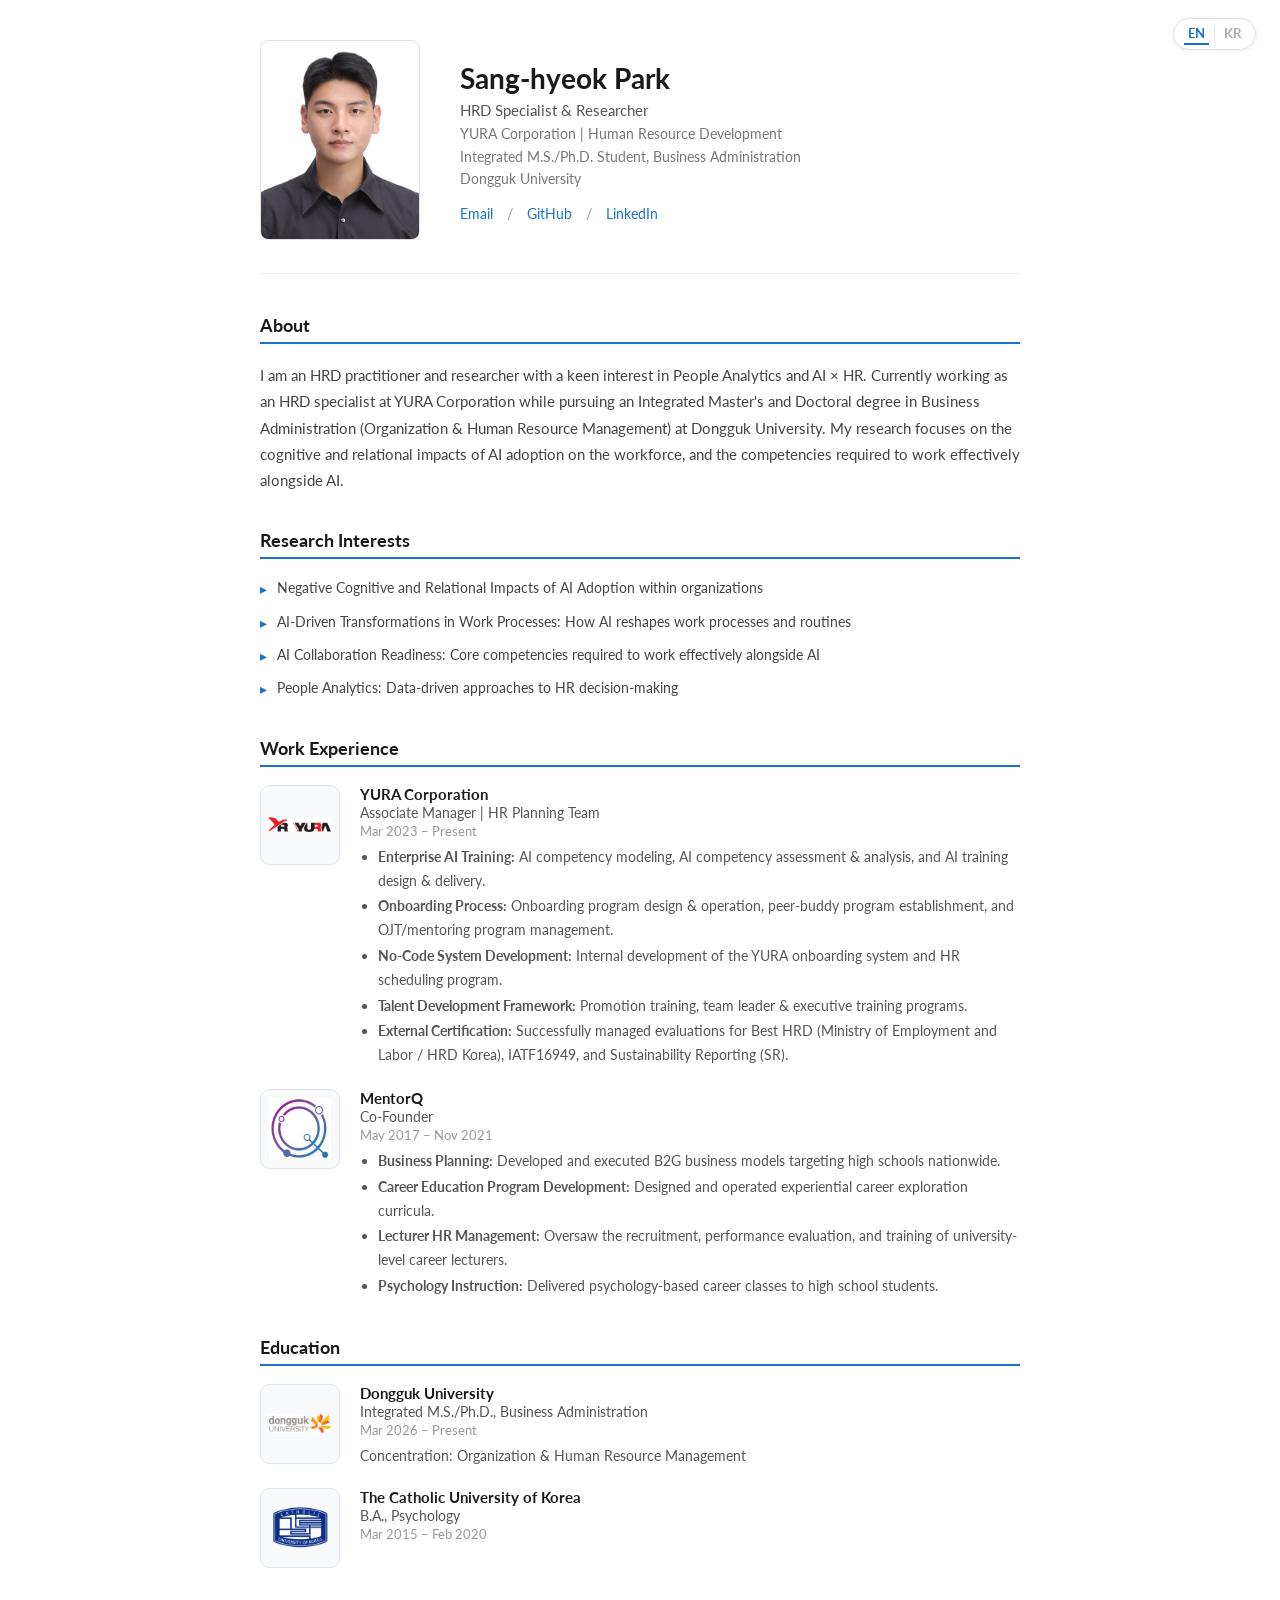
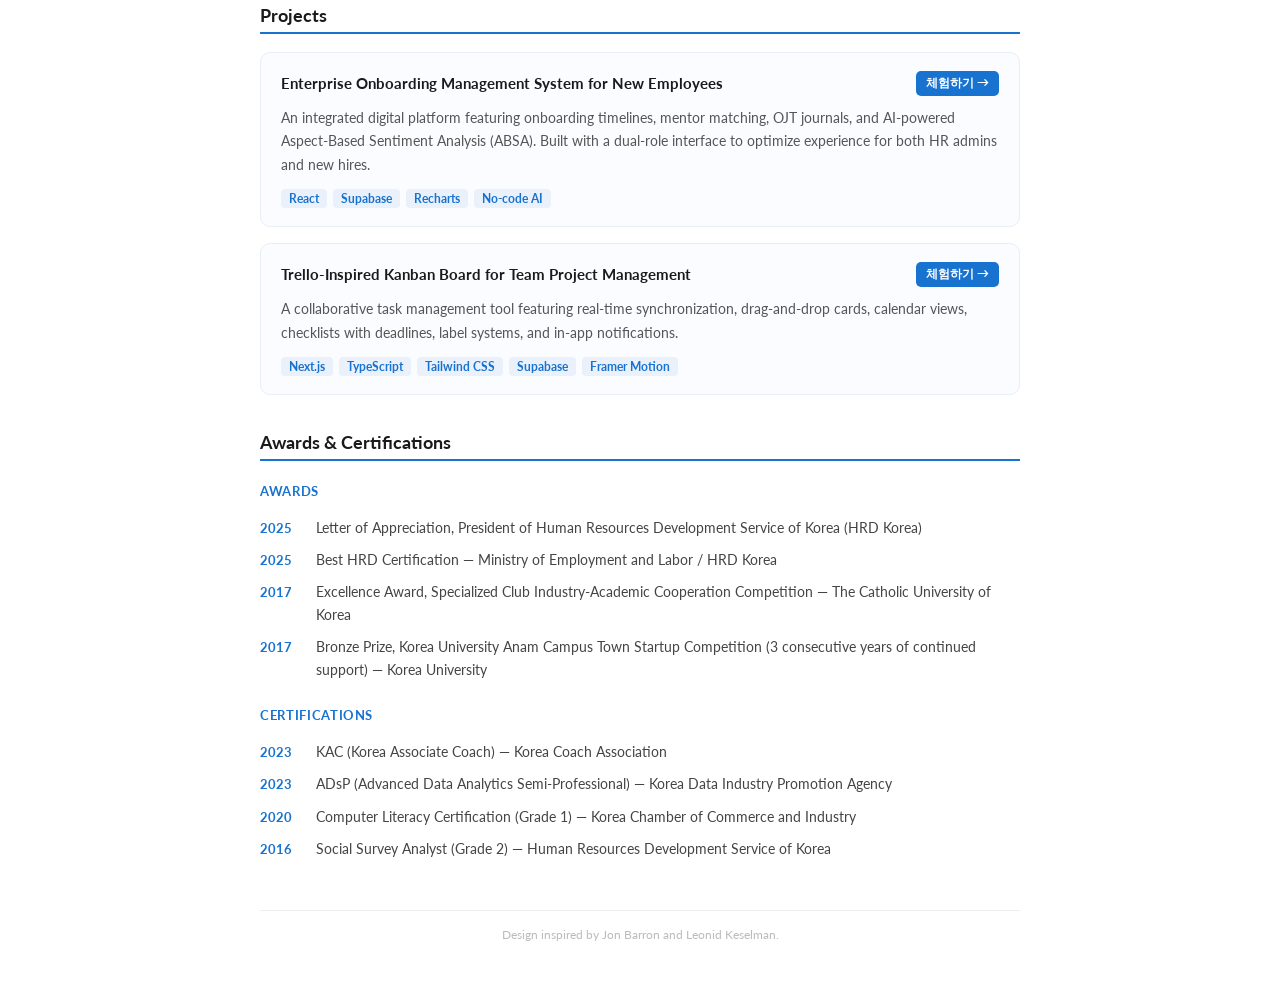
<file: index.html>
<!DOCTYPE html>
<html lang="en">
<head>
  <meta charset="UTF-8" />
  <meta name="viewport" content="width=device-width, initial-scale=1.0" />
  <title>Sang-hyeok Park</title>
  <link rel="stylesheet" href="stylesheet.css" />
</head>
<body>

<!-- Language Toggle -->
<div id="lang-toggle">
  <button class="lang-btn active" data-lang="en" onclick="setLang('en')">EN</button>
  <span class="lang-divider">|</span>
  <button class="lang-btn" data-lang="ko" onclick="setLang('ko')">KR</button>
</div>

<div id="main">

  <!-- ── Header ── -->
  <div id="header">
    <div id="photo">
      <img src="images/photo.jpg" alt="Sang-hyeok Park" />
    </div>

    <div id="info">
      <div class="name">
        <span class="lang-en">Sang-hyeok Park</span>
        <span class="lang-ko" style="display:none">박상혁</span>
      </div>

      <div class="title">
        <span class="lang-en">HRD Specialist &amp; Researcher</span>
        <span class="lang-ko" style="display:none">HRD 담당자 &amp; 연구자</span>
      </div>

      <div class="affiliation">
        <span class="lang-en">
          YURA Corporation | Human Resource Development<br>
          Integrated M.S./Ph.D. Student, Business Administration<br>
          Dongguk University
        </span>
        <span class="lang-ko" style="display:none">
          유라코퍼레이션 | HRD<br>
          경영학 석박사통합과정<br>
          동국대학교
        </span>
      </div>

      <div class="contact-links">
        <a href="mailto:psh092929@gmail.com">Email</a>
        <span>/</span>
        <a href="https://github.com/ParkSanghyeok076" target="_blank">GitHub</a>
        <span>/</span>
        <a href="https://www.linkedin.com/in/%EB%B0%95%EC%83%81%ED%98%81076/" target="_blank">LinkedIn</a>
      </div>
    </div>
  </div>

  <!-- ── About ── -->
  <div class="section">
    <div class="section-title">
      <span class="lang-en">About</span>
      <span class="lang-ko" style="display:none">소개</span>
    </div>
    <p class="about-text lang-en">
      I am an HRD practitioner and researcher with a keen interest in People Analytics and AI &times; HR.
      Currently working as an HRD specialist at YURA Corporation while pursuing an Integrated Master's
      and Doctoral degree in Business Administration (Organization &amp; Human Resource Management) at
      Dongguk University. My research focuses on the cognitive and relational impacts of AI adoption
      on the workforce, and the competencies required to work effectively alongside AI.
    </p>
    <p class="about-text lang-ko" style="display:none">
      People Analytics와 AI x HR 분야에 관심을 두는 HRD 담당자이자 연구자입니다.
      현재 유라코퍼레이션에서 인재개발 업무를 담당하면서, 동국대학교 경영학과(조직·인사관리 전공)
      석박사통합과정에 재학 중입니다. AI 도입이 조직 구성원에게 미치는 인지적·관계적 영향과,
      AI와 함께 일하기 위해 필요한 역량을 연구하고 있습니다.
    </p>
  </div>

  <!-- ── Research Interests ── -->
  <div class="section">
    <div class="section-title">
      <span class="lang-en">Research Interests</span>
      <span class="lang-ko" style="display:none">연구 관심사</span>
    </div>

    <div class="lang-en">
      <div class="research-item">Negative Cognitive and Relational Impacts of AI Adoption within organizations</div>
      <div class="research-item">AI-Driven Transformations in Work Processes: How AI reshapes work processes and routines</div>
      <div class="research-item">AI Collaboration Readiness: Core competencies required to work effectively alongside AI</div>
      <div class="research-item">People Analytics: Data-driven approaches to HR decision-making</div>
    </div>

    <div class="lang-ko" style="display:none">
      <div class="research-item">AI 도입으로 인한 인지적·관계적 역기능</div>
      <div class="research-item">AI 도입이 일하는 방식에 미치는 변화 — 업무 프로세스 및 루틴의 재편</div>
      <div class="research-item">AI와 함께 일하기 위해 필요한 역량 (AI 협업 준비도)</div>
      <div class="research-item">피플 애널리틱스 — 데이터 기반 HR 의사결정</div>
    </div>
  </div>

  <!-- ── Work Experience ── -->
  <div class="section">
    <div class="section-title">
      <span class="lang-en">Work Experience</span>
      <span class="lang-ko" style="display:none">경력</span>
    </div>

    <div class="entry">
      <div class="entry-logo"><img src="images/유라코퍼레이션 로고.png" alt="YURA Corporation" /></div>
      <div class="entry-body">
        <div class="entry-org">
          <span class="lang-en">YURA Corporation</span>
          <span class="lang-ko" style="display:none">유라코퍼레이션</span>
        </div>
        <div class="entry-role">
          <span class="lang-en">Associate Manager | HR Planning Team</span>
          <span class="lang-ko" style="display:none">Associate Manager | 인사기획팀</span>
        </div>
        <div class="entry-period">Mar 2023 – Present</div>
        <div class="entry-desc">
          <ul class="lang-en">
            <li><strong>Enterprise AI Training:</strong> AI competency modeling, AI competency assessment &amp; analysis, and AI training design &amp; delivery.</li>
            <li><strong>Onboarding Process:</strong> Onboarding program design &amp; operation, peer-buddy program establishment, and OJT/mentoring program management.</li>
            <li><strong>No-Code System Development:</strong> Internal development of the YURA onboarding system and HR scheduling program.</li>
            <li><strong>Talent Development Framework:</strong> Promotion training, team leader &amp; executive training programs.</li>
            <li><strong>External Certification:</strong> Successfully managed evaluations for Best HRD (Ministry of Employment and Labor / HRD Korea), IATF16949, and Sustainability Reporting (SR).</li>
          </ul>
          <ul class="lang-ko" style="display:none">
            <li><strong>전사 AI교육:</strong> AI활용 역량모델링, AI활용 역량진단/분석, AI교육 기획/운영</li>
            <li><strong>온보딩 프로세스:</strong> 온보딩 프로그램 기획/운영, 버디제도 신설, OJT/멘토링 프로그램 운영</li>
            <li><strong>AI를 활용한 시스템 개발 (No-code):</strong> YURA 온보딩 시스템, HR 일정관리 프로그램</li>
            <li><strong>인재육성 체계 수립:</strong> 승진자 교육, 팀장/임원 교육 등</li>
            <li><strong>외부 심사 대응:</strong> 인적자원개발우수기관 인증심사(Best HRD), IATF16949, 지속가능경영보고서(SR)</li>
          </ul>
        </div>
      </div>
    </div>

    <div class="entry">
      <div class="entry-logo"><img src="images/멘토큐 로고.jpeg" alt="MentorQ" /></div>
      <div class="entry-body">
        <div class="entry-org">MentorQ</div>
        <div class="entry-role">
          <span class="lang-en">Co-Founder</span>
          <span class="lang-ko" style="display:none">공동창업자</span>
        </div>
        <div class="entry-period">May 2017 – Nov 2021</div>
        <div class="entry-desc">
          <ul class="lang-en">
            <li><strong>Business Planning:</strong> Developed and executed B2G business models targeting high schools nationwide.</li>
            <li><strong>Career Education Program Development:</strong> Designed and operated experiential career exploration curricula.</li>
            <li><strong>Lecturer HR Management:</strong> Oversaw the recruitment, performance evaluation, and training of university-level career lecturers.</li>
            <li><strong>Psychology Instruction:</strong> Delivered psychology-based career classes to high school students.</li>
          </ul>
          <ul class="lang-ko" style="display:none">
            <li><strong>사업계획 수립:</strong> 고등학교 대상 B2G 사업 모델 기획 및 운영</li>
            <li><strong>진로교육 프로그램 개발:</strong> 진로 탐색 커리큘럼 설계 및 운영</li>
            <li><strong>전공강연자 관리 (HR):</strong> 대학생 강연자 선발, 평가, 교육</li>
            <li><strong>심리학 강의:</strong> 고등학교 학생 대상 심리학 기반 진로 수업 진행</li>
          </ul>
        </div>
      </div>
    </div>

  </div>

  <!-- ── Education ── -->
  <div class="section">
    <div class="section-title">
      <span class="lang-en">Education</span>
      <span class="lang-ko" style="display:none">학력</span>
    </div>

    <div class="entry">
      <div class="entry-logo"><img src="images/동국대학교 로고.jpg" alt="Dongguk University" /></div>
      <div class="entry-body">
        <div class="entry-org">
          <span class="lang-en">Dongguk University</span>
          <span class="lang-ko" style="display:none">동국대학교</span>
        </div>
        <div class="entry-role">
          <span class="lang-en">Integrated M.S./Ph.D., Business Administration</span>
          <span class="lang-ko" style="display:none">경영학 석박사통합과정</span>
        </div>
        <div class="entry-period">Mar 2026 – Present</div>
        <div class="entry-desc">
          <span class="lang-en">Concentration: Organization &amp; Human Resource Management</span>
          <span class="lang-ko" style="display:none">전공: 조직·인사관리</span>
        </div>
      </div>
    </div>

    <div class="entry">
      <div class="entry-logo"><img src="images/가톨릭대학교 로고.png" alt="Catholic University of Korea" /></div>
      <div class="entry-body">
        <div class="entry-org">
          <span class="lang-en">The Catholic University of Korea</span>
          <span class="lang-ko" style="display:none">가톨릭대학교</span>
        </div>
        <div class="entry-role">
          <span class="lang-en">B.A., Psychology</span>
          <span class="lang-ko" style="display:none">심리학과 학사</span>
        </div>
        <div class="entry-period">Mar 2015 – Feb 2020</div>
      </div>
    </div>

  </div>

  <!-- ── Research ── -->
  <div class="section" style="display:none">
    <div class="section-title">
      <span class="lang-en">Research</span>
      <span class="lang-ko" style="display:none">연구</span>
    </div>

    <div class="paper-entry">
      <div class="paper-title lang-en">Paper / Project Title</div>
      <div class="paper-title lang-ko" style="display:none">논문 / 연구 제목</div>
      <div class="paper-authors lang-en"><strong>Sang-hyeok Park</strong>, Co-author</div>
      <div class="paper-authors lang-ko" style="display:none"><strong>박상혁</strong>, 공저자</div>
      <div class="paper-venue lang-en"><em>Journal / Conference Name</em>, Year</div>
      <div class="paper-venue lang-ko" style="display:none"><em>학술지 / 학회명</em>, 연도</div>
    </div>

  </div>

  <!-- ── Projects ── -->
  <div class="section">
    <div class="section-title">
      <span class="lang-en">Projects</span>
      <span class="lang-ko" style="display:none">프로젝트</span>
    </div>

    <!-- Project 1 -->
    <div class="project-card">
      <div class="project-header">
        <div class="project-title">Enterprise Onboarding Management System for New Employees</div>
        <div class="project-links">
          <a href="projects/onboarding/index.html" class="btn-demo">체험하기 →</a>
        </div>
      </div>
      <div class="project-desc lang-en">
        An integrated digital platform featuring onboarding timelines, mentor matching, OJT journals, and AI-powered Aspect-Based Sentiment Analysis (ABSA). Built with a dual-role interface to optimize experience for both HR admins and new hires.
      </div>
      <div class="project-desc lang-ko" style="display:none">
        신규 입사자를 위한 기업 온보딩 관리 시스템. 온보딩 타임라인, 멘토 매칭, OJT 일지, AI 기반 설문 감정분석(ABSA)을 통합 제공하며, 인사 담당자와 신규 입사자 이중 역할 인터페이스로 구성.
      </div>
      <div class="project-tags">
        <span class="tag">React</span>
        <span class="tag">Supabase</span>
        <span class="tag">Recharts</span>
        <span class="tag">No-code AI</span>
      </div>
    </div>

    <!-- Project 2 -->
    <div class="project-card">
      <div class="project-header">
        <div class="project-title">Trello-Inspired Kanban Board for Team Project Management</div>
        <div class="project-links">
          <a href="projects/yurello/index.html" class="btn-demo">체험하기 →</a>
        </div>
      </div>
      <div class="project-desc lang-en">
        A collaborative task management tool featuring real-time synchronization, drag-and-drop cards, calendar views, checklists with deadlines, label systems, and in-app notifications.
      </div>
      <div class="project-desc lang-ko" style="display:none">
        Trello에서 영감을 받은 팀 프로젝트 관리용 칸반 보드. 실시간 협업, 드래그앤드롭, 캘린더 뷰, 마감일 체크리스트, 라벨 시스템, 인앱 알림 기능 제공.
      </div>
      <div class="project-tags">
        <span class="tag">Next.js</span>
        <span class="tag">TypeScript</span>
        <span class="tag">Tailwind CSS</span>
        <span class="tag">Supabase</span>
        <span class="tag">Framer Motion</span>
      </div>
    </div>

  </div>

  <!-- ── Awards / Honors ── -->
  <div class="section">
    <div class="section-title">
      <span class="lang-en">Awards &amp; Certifications</span>
      <span class="lang-ko" style="display:none">수상 및 자격증</span>
    </div>

    <div class="award-list lang-en">
      <div class="award-subtitle">Awards</div>
      <div class="award-item">
        <span class="award-year">2025</span>
        <span class="award-desc">Letter of Appreciation, President of Human Resources Development Service of Korea (HRD Korea)</span>
      </div>
      <div class="award-item">
        <span class="award-year">2025</span>
        <span class="award-desc">Best HRD Certification — Ministry of Employment and Labor / HRD Korea</span>
      </div>
      <div class="award-item">
        <span class="award-year">2017</span>
        <span class="award-desc">Excellence Award, Specialized Club Industry-Academic Cooperation Competition — The Catholic University of Korea</span>
      </div>
      <div class="award-item">
        <span class="award-year">2017</span>
        <span class="award-desc">Bronze Prize, Korea University Anam Campus Town Startup Competition (3 consecutive years of continued support) — Korea University</span>
      </div>
      <div class="award-subtitle" style="margin-top: 16px;">Certifications</div>
      <div class="award-item">
        <span class="award-year">2023</span>
        <span class="award-desc">KAC (Korea Associate Coach) — Korea Coach Association</span>
      </div>
      <div class="award-item">
        <span class="award-year">2023</span>
        <span class="award-desc">ADsP (Advanced Data Analytics Semi-Professional) — Korea Data Industry Promotion Agency</span>
      </div>
      <div class="award-item">
        <span class="award-year">2020</span>
        <span class="award-desc">Computer Literacy Certification (Grade 1) — Korea Chamber of Commerce and Industry</span>
      </div>
      <div class="award-item">
        <span class="award-year">2016</span>
        <span class="award-desc">Social Survey Analyst (Grade 2) — Human Resources Development Service of Korea</span>
      </div>
    </div>
    <div class="award-list lang-ko" style="display:none">
      <div class="award-subtitle">수상</div>
      <div class="award-item">
        <span class="award-year">2025</span>
        <span class="award-desc">한국산업인력공단 이사장 감사패</span>
      </div>
      <div class="award-item">
        <span class="award-year">2025</span>
        <span class="award-desc">인적자원개발우수기관 인증 (Best HRD) — 고용노동부 / 한국산업인력공단</span>
      </div>
      <div class="award-item">
        <span class="award-year">2017</span>
        <span class="award-desc">특성화동아리 산학협력 프로젝트 경진대회 최우수상 — 가톨릭대학교</span>
      </div>
      <div class="award-item">
        <span class="award-year">2017</span>
        <span class="award-desc">안암동 캠퍼스타운 창업경진대회 동상 및 3년 연속 지원사업 연장 — 고려대학교</span>
      </div>
      <div class="award-subtitle" style="margin-top: 16px;">자격증</div>
      <div class="award-item">
        <span class="award-year">2023</span>
        <span class="award-desc">KAC (코칭전문자격) — 한국코치협회</span>
      </div>
      <div class="award-item">
        <span class="award-year">2023</span>
        <span class="award-desc">ADsP (데이터분석 준전문가) — 한국데이터산업진흥원</span>
      </div>
      <div class="award-item">
        <span class="award-year">2020</span>
        <span class="award-desc">컴퓨터활용능력 1급 — 대한상공회의소</span>
      </div>
      <div class="award-item">
        <span class="award-year">2016</span>
        <span class="award-desc">사회조사분석사 2급 — 한국산업인력공단</span>
      </div>
    </div>

  </div>

  <!-- ── Footer ── -->
  <div id="footer">
    Design inspired by <a href="https://jonbarron.info" target="_blank">Jon Barron</a> and
    <a href="https://leonidk.com" target="_blank">Leonid Keselman</a>.
  </div>

</div>

<script>
  function setLang(lang) {
    document.querySelectorAll('.lang-en').forEach(el => {
      el.style.display = lang === 'en' ? '' : 'none';
    });
    document.querySelectorAll('.lang-ko').forEach(el => {
      el.style.display = lang === 'ko' ? '' : 'none';
    });
    document.querySelectorAll('.lang-btn').forEach(btn => {
      btn.classList.toggle('active', btn.dataset.lang === lang);
    });
    localStorage.setItem('lang', lang);
  }

  const savedLang = localStorage.getItem('lang') || 'en';
  setLang(savedLang);
</script>

</body>
</html>
</file>
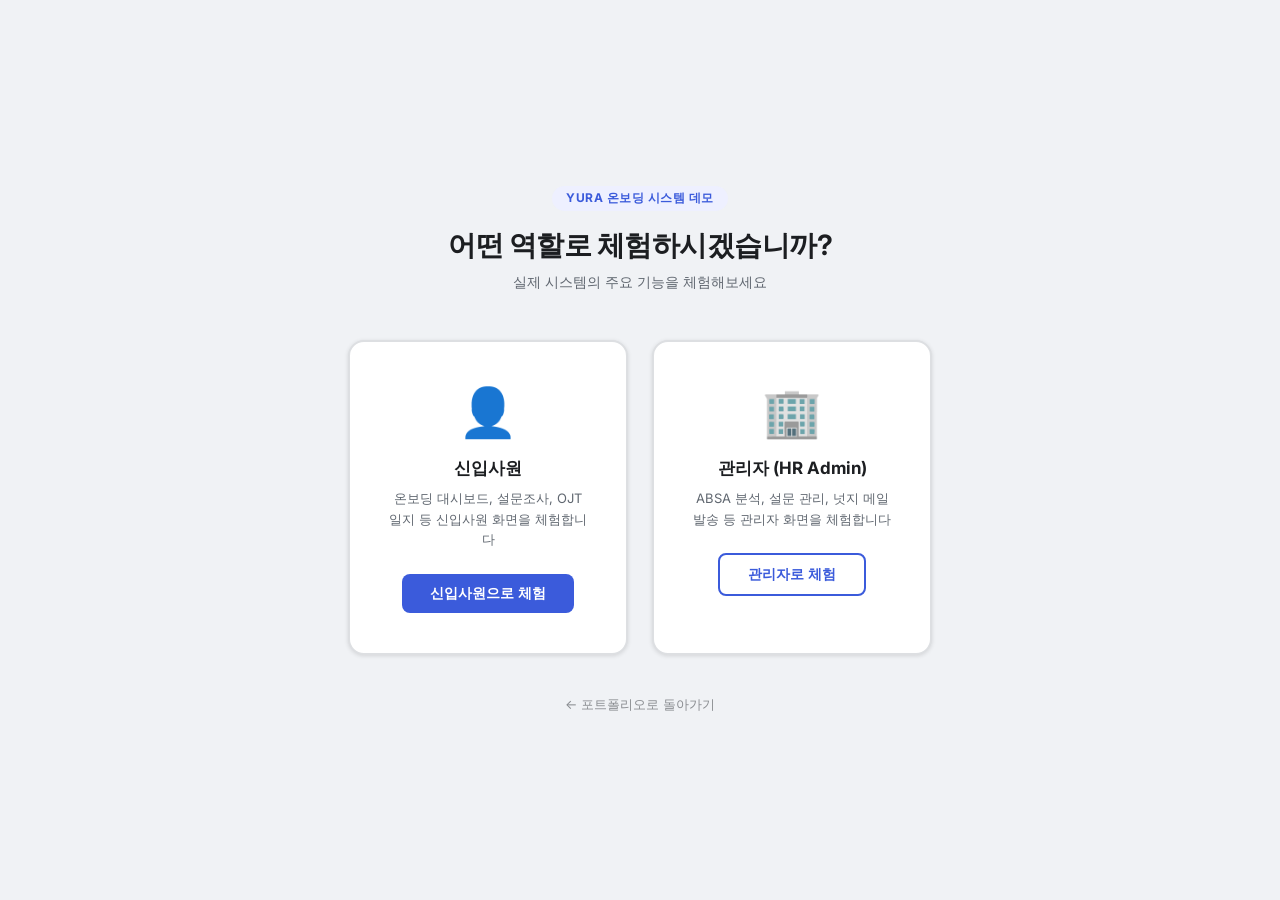
<file: projects/onboarding/index.html>
<!DOCTYPE html>
<html lang="ko">
<head>
  <meta charset="UTF-8">
  <meta name="viewport" content="width=device-width, initial-scale=1.0">
  <title>YURA 온보딩 시스템 — 데모</title>
  <link rel="preconnect" href="https://fonts.googleapis.com">
  <link rel="preconnect" href="https://fonts.gstatic.com" crossorigin>
  <link href="https://fonts.googleapis.com/css2?family=Inter:wght@400;500;600;700&display=swap" rel="stylesheet">
  <style>
    :root {
      --primary: #3b5bdb;
      --primary-dark: #2f4ac4;
      --primary-light: #eef0ff;
      --bg: #f0f2f5;
      --white: #ffffff;
      --text: #1c1e21;
      --text-sub: #606770;
      --text-mute: #8a8d91;
      --border: #dddfe2;
      --success: #2e7d32;
      --success-bg: #e8f5e9;
      --danger: #c62828;
      --danger-bg: #ffebee;
      --warning: #e65100;
      --radius: 8px;
      --shadow: 0 1px 4px rgba(0,0,0,0.12);
      --shadow-md: 0 4px 16px rgba(0,0,0,0.15);
      --font: 'Inter', -apple-system, 'Malgun Gothic', sans-serif;
    }

    *, *::before, *::after { box-sizing: border-box; margin: 0; padding: 0; }

    body {
      font-family: var(--font);
      background: var(--bg);
      color: var(--text);
      min-height: 100vh;
      font-size: 14px;
    }

    /* VIEW SYSTEM */
    .view { display: none; }
    .view.active { display: flex; }

    /* =========================================
       VIEW 1: LANDING
    ========================================= */
    #view-landing {
      min-height: 100vh;
      flex-direction: column;
      align-items: center;
      justify-content: center;
      background: var(--bg);
      padding: 40px 20px;
    }

    .landing-header { text-align: center; margin-bottom: 48px; }
    .landing-header-badge {
      display: inline-block;
      background: var(--primary-light);
      color: var(--primary);
      font-size: 12px; font-weight: 700;
      padding: 4px 14px; border-radius: 100px;
      letter-spacing: 0.5px; margin-bottom: 16px;
    }
    .landing-header-title {
      font-size: 28px; font-weight: 700; color: var(--text);
      letter-spacing: -0.5px; margin-bottom: 8px;
    }
    .landing-header-sub { font-size: 14px; color: var(--text-sub); }

    .role-cards { display: flex; gap: 24px; flex-wrap: wrap; justify-content: center; margin-bottom: 40px; }

    .role-card {
      background: var(--white);
      border: 2px solid var(--border);
      border-radius: 16px;
      padding: 40px 36px;
      width: 280px;
      display: flex; flex-direction: column; align-items: center; text-align: center;
      cursor: pointer;
      transition: border-color 0.18s, box-shadow 0.18s, transform 0.18s;
      box-shadow: var(--shadow);
    }
    .role-card:hover {
      border-color: var(--primary);
      box-shadow: var(--shadow-md);
      transform: translateY(-3px);
    }
    .role-card-icon { font-size: 48px; margin-bottom: 16px; }
    .role-card-title { font-size: 17px; font-weight: 700; color: var(--text); margin-bottom: 8px; }
    .role-card-desc { font-size: 13px; color: var(--text-sub); line-height: 1.6; margin-bottom: 24px; }
    .role-card-btn {
      padding: 10px 28px; border-radius: 8px; font-size: 14px; font-weight: 600;
      cursor: pointer; border: none; font-family: var(--font);
      transition: opacity 0.15s;
    }
    .role-card-btn:hover { opacity: 0.85; }
    .role-card-btn.btn-primary { background: var(--primary); color: #fff; }
    .role-card-btn.btn-outline { background: transparent; border: 2px solid var(--primary); color: var(--primary); }

    .landing-back { text-align: center; }
    .landing-back a { color: var(--text-mute); font-size: 13px; text-decoration: none; transition: color 0.15s; }
    .landing-back a:hover { color: var(--primary); }

    /* =========================================
       VIEW 2: EMPLOYEE DASHBOARD
    ========================================= */
    #view-employee { flex-direction: column; min-height: 100vh; }

    .emp-header {
      background: var(--primary);
      color: #fff;
      display: flex;
      align-items: center;
      padding: 0 24px;
      height: 56px;
      gap: 16px;
      flex-shrink: 0;
    }

    .emp-header-logo { font-size: 15px; font-weight: 700; letter-spacing: -0.3px; margin-right: auto; }

    .emp-header-info {
      font-size: 13px;
      opacity: 0.88;
      display: flex;
      align-items: center;
      gap: 10px;
    }

    .emp-header-date {
      display: flex;
      align-items: center;
      gap: 5px;
      font-size: 12px;
      opacity: 0.75;
      background: rgba(255,255,255,0.12);
      border-radius: 4px;
      padding: 3px 8px;
    }

    .btn-ghost-white {
      background: transparent;
      border: 1.5px solid rgba(255,255,255,0.5);
      color: #fff;
      border-radius: 6px;
      padding: 5px 12px;
      font-size: 13px;
      font-family: var(--font);
      cursor: pointer;
      transition: all 0.15s;
    }

    .btn-ghost-white:hover { background: rgba(255,255,255,0.15); border-color: rgba(255,255,255,0.8); }

    .emp-body {
      display: flex;
      padding: 24px;
      gap: 20px;
      max-width: 1280px;
      width: 100%;
      margin: 0 auto;
      align-items: stretch;
    }

    .emp-left { width: 300px; flex-shrink: 0; display: flex; flex-direction: column; gap: 14px; }
    .emp-right { flex: 1; display: flex; flex-direction: column; }

    .card { background: var(--white); border-radius: var(--radius); box-shadow: var(--shadow); overflow: hidden; }
    .card-body { padding: 18px 20px; }

    .card-label {
      font-size: 11px;
      font-weight: 600;
      text-transform: uppercase;
      letter-spacing: 0.08em;
      color: var(--text-mute);
      margin-bottom: 10px;
    }

    .welcome-title { font-size: 16px; font-weight: 700; margin-bottom: 18px; }

    /* Timeline */
    .timeline-wrap { display: flex; align-items: stretch; gap: 0; margin-top: 12px; }

    .tl-step { display: flex; flex-direction: column; align-items: center; flex: 1; }
    .tl-date-top { font-size: 10px; font-weight: 600; color: var(--text-sub); text-align: center; height: 18px; display: flex; align-items: center; }
    .tl-label-bot { font-size: 10px; color: var(--text-sub); text-align: center; margin-top: 5px; }

    .tl-dot {
      width: 14px;
      height: 14px;
      border-radius: 50%;
      border: 2px solid var(--primary);
      background: var(--primary);
      position: relative;
      z-index: 1;
      flex-shrink: 0;
    }

    .tl-dot.empty { background: var(--white); border-color: var(--border); }
    .tl-dot.current { background: var(--primary); border-color: var(--primary); box-shadow: 0 0 0 3px rgba(59,91,219,0.2); }

    /* line aligns to the dot row: margin-top = date-top height (18px) + (dot height / 2 - line height / 2) = 18 + 6 = 24px */
    .tl-line { flex: 1; height: 2px; background: var(--primary); margin-top: 24px; align-self: flex-start; }
    .tl-line.gray { background: var(--border); }

    /* Info rows */
    .info-row { display: flex; align-items: center; justify-content: space-between; gap: 8px; }
    .info-name { font-size: 14px; font-weight: 600; }

    .badge {
      display: inline-flex;
      align-items: center;
      padding: 3px 8px;
      border-radius: 20px;
      font-size: 11px;
      font-weight: 600;
    }

    .badge-success { background: var(--success-bg); color: var(--success); }
    .badge-primary { background: var(--primary-light); color: var(--primary); }

    /* Progress */
    .prog-row { display: flex; align-items: center; gap: 10px; margin-top: 2px; }
    .prog-label { font-size: 13px; font-weight: 500; }
    .prog-link { font-size: 12px; color: var(--primary); text-decoration: none; cursor: pointer; margin-left: auto; }
    .prog-link:hover { text-decoration: underline; }

    .progress-bar-track { height: 6px; border-radius: 3px; background: #e9ecef; margin-top: 8px; overflow: hidden; }
    .progress-bar-fill { height: 100%; border-radius: 3px; background: var(--primary); }

    /* OJT */
    .ojt-row { display: flex; align-items: center; justify-content: space-between; }
    .ojt-left { font-size: 13px; font-weight: 600; }
    .ojt-week-badge { display: inline-flex; align-items: center; gap: 6px; font-size: 12px; }
    .ojt-unwritten { font-size: 11px; padding: 2px 7px; background: var(--danger-bg); color: var(--danger); border-radius: 4px; font-weight: 600; }
    .ojt-right { font-size: 12px; color: var(--text-mute); }

    /* Menu grid */
    .menu-grid { display: grid; grid-template-columns: 1fr 1fr; grid-template-rows: 1fr 1fr; gap: 14px; flex: 1; }

    .menu-card {
      background: var(--white);
      border-radius: 16px;
      box-shadow: var(--shadow);
      padding: 40px 24px 32px;
      cursor: pointer;
      transition: all 0.18s ease;
      display: flex;
      flex-direction: column;
      align-items: center;
      text-align: center;
      border: 2px solid transparent;
    }

    .menu-card:hover { border-color: var(--primary); box-shadow: var(--shadow-md); }
    .menu-icon { font-size: 56px; line-height: 1; margin-bottom: 16px; }
    .menu-title { font-size: 18px; font-weight: 700; margin-bottom: 8px; }
    .menu-desc { font-size: 13px; color: var(--text-sub); line-height: 1.5; flex: 1; }
    .menu-arrow { font-size: 20px; color: var(--primary); margin-top: 20px; font-weight: 600; }

    /* =========================================
       VIEW 3: ADMIN
    ========================================= */
    #view-admin { min-height: 100vh; flex-direction: column; }

    .admin-layout { display: flex; min-height: 100vh; width: 100%; }

    .sidebar { width: 220px; background: #1e2026; display: flex; flex-direction: column; flex-shrink: 0; }

    .sidebar-header { padding: 20px 16px 16px; border-bottom: 1px solid rgba(255,255,255,0.08); }
    .sidebar-logo-icon { font-size: 20px; margin-bottom: 6px; }
    .sidebar-logo-title { font-size: 13px; font-weight: 700; color: #fff; line-height: 1.3; }
    .sidebar-logo-sub { font-size: 10px; font-weight: 600; letter-spacing: 0.1em; color: rgba(255,255,255,0.45); margin-top: 2px; }

    .sidebar-nav { padding: 12px 8px; flex: 1; }

    .nav-item {
      display: flex;
      align-items: center;
      gap: 10px;
      padding: 9px 10px;
      border-radius: 6px;
      cursor: pointer;
      color: rgba(255,255,255,0.6);
      font-size: 13px;
      transition: all 0.15s;
      margin-bottom: 2px;
    }

    .nav-item:hover { background: rgba(255,255,255,0.08); color: rgba(255,255,255,0.9); }
    .nav-item.active { background: var(--primary); color: #fff; font-weight: 600; }
    .nav-icon { font-size: 15px; width: 20px; text-align: center; }

    .sidebar-footer {
      padding: 12px 16px;
      border-top: 1px solid rgba(255,255,255,0.08);
      display: flex;
      align-items: center;
      gap: 10px;
    }

    .avatar {
      width: 32px;
      height: 32px;
      border-radius: 50%;
      background: var(--primary);
      color: #fff;
      display: flex;
      align-items: center;
      justify-content: center;
      font-size: 13px;
      font-weight: 700;
      flex-shrink: 0;
    }

    .sidebar-user-info { flex: 1; min-width: 0; }
    .sidebar-user-name { font-size: 12px; font-weight: 600; color: rgba(255,255,255,0.85); }
    .sidebar-user-role { font-size: 11px; color: rgba(255,255,255,0.45); }
    .sidebar-logout { font-size: 11px; color: rgba(255,255,255,0.35); cursor: pointer; transition: color 0.15s; white-space: nowrap; }
    .sidebar-logout:hover { color: rgba(255,255,255,0.7); }

    .admin-main { flex: 1; background: #f5f6fa; display: flex; flex-direction: column; overflow: hidden; }

    .admin-topbar {
      background: var(--white);
      border-bottom: 1px solid var(--border);
      padding: 0 28px;
      height: 60px;
      display: flex;
      align-items: center;
      gap: 12px;
      flex-shrink: 0;
    }

    .admin-page-title { font-size: 18px; font-weight: 700; flex: 1; }

    .topbar-icon-btn {
      width: 36px;
      height: 36px;
      border-radius: 50%;
      border: none;
      background: #f0f0f0;
      cursor: pointer;
      font-size: 16px;
      display: flex;
      align-items: center;
      justify-content: center;
      transition: background 0.15s;
    }

    .topbar-icon-btn:hover { background: var(--primary-light); }

    .btn-topbar-role {
      background: var(--primary);
      color: #fff;
      border: none;
      border-radius: 6px;
      padding: 7px 14px;
      font-size: 13px;
      font-family: var(--font);
      cursor: pointer;
      font-weight: 500;
      transition: background 0.15s;
    }

    .btn-topbar-role:hover { background: var(--primary-dark); }

    .admin-content { flex: 1; padding: 24px 28px; overflow-y: auto; }

    /* Filter bar */
    .filter-bar { display: flex; align-items: center; gap: 10px; margin-bottom: 16px; }

    .filter-search {
      flex: 1;
      max-width: 280px;
      padding: 8px 14px;
      border: 1.5px solid var(--border);
      border-radius: var(--radius);
      font-family: var(--font);
      font-size: 13px;
      outline: none;
      transition: border-color 0.15s;
    }

    .filter-search:focus { border-color: var(--primary); }

    .filter-btn {
      padding: 7px 14px;
      border-radius: var(--radius);
      border: 1.5px solid var(--border);
      background: var(--white);
      font-family: var(--font);
      font-size: 13px;
      cursor: pointer;
      transition: all 0.15s;
      color: var(--text-sub);
    }

    .filter-btn:hover { border-color: var(--primary); color: var(--primary); }
    .filter-btn.active { background: var(--primary); border-color: var(--primary); color: #fff; font-weight: 600; }

    .divider { height: 1px; background: var(--border); margin-bottom: 16px; }

    /* Table */
    .table-wrap { background: var(--white); border-radius: var(--radius); box-shadow: var(--shadow); overflow: hidden; }

    table { width: 100%; border-collapse: collapse; }

    thead th {
      background: #f8f9fa;
      padding: 11px 14px;
      font-size: 12px;
      font-weight: 600;
      color: var(--text-sub);
      text-align: left;
      border-bottom: 1px solid var(--border);
      white-space: nowrap;
    }

    thead th .sort-icon { opacity: 0.5; font-size: 10px; }

    tbody tr { border-bottom: 1px solid #f0f0f0; transition: background 0.1s; }
    tbody tr:last-child { border-bottom: none; }
    tbody tr:hover { background: #fafbff; }

    td { padding: 11px 14px; font-size: 13px; vertical-align: middle; }
    td.name-cell { font-weight: 600; }
    td.round-cell { color: var(--text-sub); }

    /* Table buttons */
    .tbl-btn {
      display: inline-flex;
      align-items: center;
      padding: 4px 10px;
      border-radius: 5px;
      font-size: 12px;
      font-weight: 500;
      cursor: pointer;
      border: 1.5px solid transparent;
      font-family: var(--font);
      transition: all 0.15s;
      white-space: nowrap;
    }

    .tbl-btn-success { background: var(--success-bg); color: var(--success); border-color: #a5d6a7; }
    .tbl-btn-success:hover { background: #c8e6c9; }

    .tbl-btn-outline { background: transparent; color: var(--text-sub); border-color: var(--border); }
    .tbl-btn-outline:hover { border-color: var(--primary); color: var(--primary); }

    .tbl-btn-run { background: transparent; color: var(--primary); border-color: #a5b4fc; }
    .tbl-btn-run:hover { background: var(--primary-light); }

    .tbl-text-mute { color: var(--text-mute); font-size: 12px; }

    /* =========================================
       MODALS
    ========================================= */
    .modal-overlay {
      display: none;
      position: fixed;
      inset: 0;
      background: rgba(0,0,0,0.55);
      z-index: 1000;
      align-items: center;
      justify-content: center;
      padding: 20px;
    }

    .modal-overlay.open { display: flex; }

    .modal {
      background: var(--white);
      border-radius: 12px;
      box-shadow: 0 20px 60px rgba(0,0,0,0.25);
      max-height: 90vh;
      overflow-y: auto;
      position: relative;
      animation: modalIn 0.2s ease;
    }

    @keyframes modalIn {
      from { opacity: 0; transform: scale(0.95) translateY(8px); }
      to { opacity: 1; transform: scale(1) translateY(0); }
    }

    .modal-close {
      position: absolute;
      top: 16px;
      right: 16px;
      width: 30px;
      height: 30px;
      border-radius: 50%;
      border: none;
      background: #f0f0f0;
      cursor: pointer;
      font-size: 16px;
      display: flex;
      align-items: center;
      justify-content: center;
      transition: background 0.15s;
      z-index: 10;
    }

    .modal-close:hover { background: #e0e0e0; }

    /* ABSA Modal */
    .absa-header { padding: 24px 28px 16px; border-bottom: 1px solid var(--border); }
    .absa-title { font-size: 18px; font-weight: 700; margin-bottom: 4px; }
    .absa-subtitle { font-size: 13px; color: var(--text-mute); }
    .absa-body { padding: 24px 28px; }

    .absa-section { margin-bottom: 24px; }
    .absa-section-title {
      font-size: 13px;
      font-weight: 700;
      color: var(--text-sub);
      text-transform: uppercase;
      letter-spacing: 0.06em;
      margin-bottom: 10px;
    }

    .original-text-box {
      background: #f8f9fa;
      border-left: 4px solid var(--primary);
      border-radius: 0 var(--radius) var(--radius) 0;
      padding: 14px 16px;
      font-size: 14px;
      line-height: 1.7;
      color: var(--text);
      font-style: italic;
    }

    .highlight-rows { display: flex; flex-direction: column; gap: 8px; }

    .highlight-row {
      display: flex;
      align-items: flex-start;
      gap: 12px;
      padding: 10px 14px;
      border-radius: var(--radius);
      background: #f8f9fa;
    }

    .highlight-text { flex: 1; font-size: 13px; line-height: 1.6; color: var(--text); }

    .highlight-badge {
      display: inline-flex;
      align-items: center;
      gap: 4px;
      padding: 4px 10px;
      border-radius: 20px;
      font-size: 12px;
      font-weight: 600;
      white-space: nowrap;
      flex-shrink: 0;
    }

    .hb-positive { background: var(--success-bg); color: var(--success); }
    .hb-negative { background: var(--danger-bg); color: var(--danger); }
    .hb-neutral { background: #fff3e0; color: var(--warning); }

    .absa-table { width: 100%; border-collapse: collapse; }
    .absa-table th {
      background: #f8f9fa;
      padding: 9px 12px;
      font-size: 12px;
      font-weight: 600;
      color: var(--text-sub);
      text-align: left;
      border-bottom: 1px solid var(--border);
    }
    .absa-table td { padding: 9px 12px; font-size: 13px; border-bottom: 1px solid #f0f0f0; }
    .absa-table tr:last-child td { border-bottom: none; }

    .insight-box {
      background: var(--primary-light);
      border: 1px solid #c5cae9;
      border-radius: var(--radius);
      padding: 16px 20px;
    }

    .insight-title { font-size: 14px; font-weight: 700; color: var(--primary); margin-bottom: 12px; }

    .insight-compare { display: flex; gap: 12px; }

    .insight-col {
      flex: 1;
      background: var(--white);
      border: 1px solid var(--border);
      border-radius: 6px;
      padding: 12px 14px;
    }

    .insight-col-label { font-size: 11px; font-weight: 600; color: var(--text-sub); margin-bottom: 6px; }
    .insight-col-result { font-size: 13px; font-weight: 700; color: var(--text); margin-bottom: 4px; }
    .insight-col-note { font-size: 12px; color: var(--text-mute); line-height: 1.4; }

    /* Email Modal */
    .email-header { padding: 20px 24px 16px; border-bottom: 1px solid var(--border); }
    .email-header-title { font-size: 16px; font-weight: 700; margin-bottom: 2px; }
    .email-header-sub { font-size: 12px; color: var(--text-mute); }
    .email-meta { padding: 14px 24px; background: #f8f9fa; border-bottom: 1px solid var(--border); }
    .email-meta-row { display: flex; gap: 8px; margin-bottom: 6px; font-size: 13px; }
    .email-meta-row:last-child { margin-bottom: 0; }
    .email-meta-key { font-weight: 600; color: var(--text-sub); min-width: 50px; }
    .email-body { padding: 20px 24px; }
    .email-body pre { font-family: var(--font); font-size: 13px; line-height: 1.8; color: var(--text); white-space: pre-wrap; }

    /* Longitudinal Modal */
    .long-header { padding: 22px 28px 14px; border-bottom: 1px solid var(--border); }
    .long-title { font-size: 18px; font-weight: 700; margin-bottom: 4px; }
    .long-sub { font-size: 13px; color: var(--text-mute); }
    .long-body { padding: 24px 28px; }

    .trend-message {
      background: #f8f9fa;
      border-left: 4px solid var(--primary);
      border-radius: 0 var(--radius) var(--radius) 0;
      padding: 10px 14px;
      font-size: 14px;
      font-weight: 600;
      color: var(--text);
      margin-bottom: 20px;
    }

    .trend-message.warn { border-left-color: var(--warning); }
    .trend-message.neutral { border-left-color: var(--text-mute); }

    #chart-container { margin-bottom: 16px; }

    .chart-legend { display: flex; gap: 16px; flex-wrap: wrap; margin-bottom: 20px; }
    .legend-item { display: flex; align-items: center; gap: 6px; font-size: 12px; color: var(--text-sub); }
    .legend-dot { width: 12px; height: 12px; border-radius: 50%; flex-shrink: 0; }

    .summary-boxes { display: flex; gap: 12px; }
    .summary-box { flex: 1; background: #f8f9fa; border-radius: var(--radius); padding: 14px 16px; text-align: center; }
    .summary-box-label { font-size: 11px; color: var(--text-mute); margin-bottom: 4px; }
    .summary-box-value { font-size: 20px; font-weight: 700; color: var(--text); }
    .summary-box-sub { font-size: 11px; color: var(--text-sub); margin-top: 2px; }

    .footer-link { text-align: center; padding: 16px; }
    .footer-link a { color: var(--text-mute); font-size: 12px; text-decoration: none; }
    .footer-link a:hover { color: var(--primary); }

    /* =========================================
       OJT 일지 모달
    ========================================= */
    .emp-modal-overlay {
      display: none;
      position: fixed;
      inset: 0;
      background: #f1f5f9;
      z-index: 300;
      overflow-y: auto;
    }
    .emp-modal-overlay.open {
      display: flex;
      gap: 16px;
      align-items: flex-start;
      justify-content: center;
      padding: 20px;
    }

    .modal-back-col { flex-shrink: 0; }
    .modal-back-btn {
      display: inline-flex; align-items: center; gap: 6px;
      border: 1.5px solid var(--primary); color: var(--primary);
      background: #fff; border-radius: 8px; padding: 8px 14px;
      font-size: 13px; font-weight: 500; cursor: pointer; white-space: nowrap;
    }
    .modal-back-btn:hover { background: var(--primary-light); }

    /* form wrap — 실제 시스템과 동일: 고정 860px */
    .ojt-form-wrap { width: 860px; flex-shrink: 0; padding: 0 0 48px; }

    .ojt-form-card {
      background: #fff;
      border: 2px solid #1e293b;
      border-radius: 4px;
      overflow: hidden;
      box-shadow: 0 2px 12px rgba(0,0,0,0.08);
    }

    /* 헤더 — 3컬럼 grid */
    .ojt-form-header {
      display: grid;
      grid-template-columns: 150px 1fr auto;
      align-items: center;
      border-bottom: 2px solid #1e293b;
    }
    .ojt-form-logo {
      padding: 10px 16px;
      border-right: 1.5px solid #cbd5e1;
      display: flex; align-items: center; justify-content: center;
    }
    .ojt-logo-yr { font-size: 22px; font-weight: 900; color: #e31c25; letter-spacing: -1px; }
    .ojt-logo-name { font-size: 14px; font-weight: 700; color: #1e293b; margin-left: 4px; }

    .ojt-form-title-block {
      padding: 12px 16px;
      border-right: 1.5px solid #cbd5e1;
      display: flex; align-items: center; justify-content: center;
    }
    .ojt-form-title-text { font-size: 15px; font-weight: 700; color: #1e293b; text-align: center; }

    .ojt-form-daterange {
      display: grid;
      grid-template-columns: auto auto;
      align-items: center;
    }
    .ojt-daterange-left {
      padding: 10px 14px;
      border-right: 1.5px solid #cbd5e1;
      display: flex; flex-direction: column; gap: 2px;
    }
    .ojt-daterange-value { font-size: 12px; font-weight: 600; color: #334155; line-height: 1.6; }
    .ojt-daterange-right { padding: 10px 14px; display: flex; align-items: center; justify-content: center; }
    .ojt-status-badge {
      font-size: 12px; font-weight: 600;
      padding: 4px 12px; border-radius: 20px;
      background: #f1f5f9; color: #64748b;
    }

    /* 테이블 */
    .ojt-table { width: 100%; border-collapse: collapse; }
    .ojt-th {
      background: #f8fafc; font-size: 12px; font-weight: 700;
      color: #475569; padding: 8px 14px; text-align: left;
      border-bottom: 1.5px solid #cbd5e1; letter-spacing: 0.03em;
    }
    .ojt-education-textarea {
      width: 100%; border: none; outline: none; resize: none;
      font-size: 14px; font-family: inherit; color: #1e293b;
      line-height: 2.2; padding: 14px 16px; background: transparent;
      box-sizing: border-box; min-height: 300px;
    }
    .ojt-td-section {
      padding: 12px 14px; border-bottom: 1.5px solid #cbd5e1;
      border-right: 1.5px solid #cbd5e1; border-top: 1.5px solid #cbd5e1;
      font-size: 13px; font-weight: 700; color: #334155;
      vertical-align: middle; background: #f8fafc; white-space: nowrap;
      width: 120px;
    }
    .ojt-mentor-cell { color: #1e40af; }
    .ojt-mentor-sub { font-size: 11px; font-weight: 400; color: #64748b; }
    .ojt-td-content {
      padding: 0; border-bottom: 1px solid #e2e8f0;
      border-top: 1.5px solid #cbd5e1; vertical-align: top;
    }
    .ojt-cell-textarea {
      width: 100%; border: none; outline: none; resize: none;
      font-size: 13px; font-family: inherit; color: #1e293b;
      line-height: 1.6; padding: 10px 14px; background: transparent;
      box-sizing: border-box; min-height: 60px;
    }
    .ojt-cell-textarea::placeholder { color: #cbd5e1; }
    .ojt-mentor-content { padding: 14px 16px; border-bottom: none; border-top: 1.5px solid #cbd5e1; }
    .ojt-mentor-empty { font-size: 13px; color: #94a3b8; font-style: italic; margin: 0; }

    /* 버튼 영역 */
    .ojt-form-actions {
      display: flex; align-items: center; justify-content: flex-end;
      gap: 10px; padding: 14px 16px;
      border-top: 1.5px solid #e2e8f0; background: #f8fafc;
    }
    .btn-ojt-save {
      background: #fff; color: #344dbe; border: 1.5px solid #344dbe;
      border-radius: 8px; padding: 10px 22px; font-size: 14px;
      font-weight: 600; cursor: pointer;
    }
    .btn-ojt-save:hover { background: #f0f4ff; }
    .btn-ojt-submit {
      background: #344dbe; color: #fff; border: none;
      border-radius: 8px; padding: 10px 22px; font-size: 14px;
      font-weight: 600; cursor: pointer;
    }
    .btn-ojt-submit:hover { background: #2a3ea8; }

    /* =========================================
       온보딩 프로그램 모달
    ========================================= */
    .prog-modal-overlay { display: none; position: fixed; inset: 0; background: #f1f5f9; z-index: 300; overflow-y: auto; }
    .prog-modal-overlay.open { display: flex; gap: 16px; align-items: flex-start; justify-content: center; padding: 20px; }

    .prog-modal-inner { width: 860px; flex-shrink: 0; background: #fff; border-radius: var(--radius); box-shadow: var(--shadow-md); overflow: hidden; }
    .prog-modal-header { padding: 20px 24px; border-bottom: 1px solid var(--border); display: flex; align-items: center; justify-content: space-between; }
    .prog-modal-title { font-size: 17px; font-weight: 700; }
    .prog-modal-sub { font-size: 13px; color: var(--text-sub); }
    .prog-activity-list { padding: 16px 24px; display: flex; flex-direction: column; gap: 12px; }
    .prog-activity-item { border: 1.5px solid var(--border); border-radius: 10px; padding: 16px 20px; display: flex; align-items: center; gap: 16px; }
    .prog-activity-item.done { border-color: #22c55e; background: #f0fdf4; }
    .prog-activity-num { width: 32px; height: 32px; border-radius: 50%; background: var(--primary-light); color: var(--primary); font-weight: 700; font-size: 13px; display: flex; align-items: center; justify-content: center; flex-shrink: 0; }
    .prog-activity-item.done .prog-activity-num { background: #dcfce7; color: #16a34a; }
    .prog-activity-info { flex: 1; }
    .prog-activity-name { font-size: 14px; font-weight: 600; margin-bottom: 3px; }
    .prog-activity-desc { font-size: 12px; color: var(--text-sub); }
    .prog-activity-badge { font-size: 11px; font-weight: 600; padding: 3px 10px; border-radius: 20px; flex-shrink: 0; }
    .prog-activity-badge.done { background: #dcfce7; color: #16a34a; }
    .prog-activity-badge.pending { background: var(--primary-light); color: var(--primary); }
    .prog-upload-btn { flex-shrink: 0; display: flex; align-items: center; gap: 6px; border: 1.5px solid var(--border); border-radius: 8px; padding: 7px 14px; font-size: 12px; cursor: pointer; background: #fff; color: var(--text); transition: all 0.15s; }
    .prog-upload-btn:hover { border-color: var(--primary); color: var(--primary); }
    .prog-upload-btn.uploaded { border-color: #22c55e; color: #16a34a; background: #f0fdf4; }
    .prog-photo-preview { margin-top: 10px; padding: 10px; border: 1.5px dashed var(--border); border-radius: 8px; text-align: center; font-size: 12px; color: var(--text-mute); }
  </style>
</head>
<body>

  <!-- =============================================
       VIEW 1: LANDING
  ============================================= -->
  <div id="view-landing" class="view active">
    <div class="landing-header">
      <div class="landing-header-badge">YURA 온보딩 시스템 데모</div>
      <div class="landing-header-title">어떤 역할로 체험하시겠습니까?</div>
      <div class="landing-header-sub">실제 시스템의 주요 기능을 체험해보세요</div>
    </div>
    <div class="role-cards">
      <div class="role-card" onclick="showView('view-employee')">
        <div class="role-card-icon">👤</div>
        <div class="role-card-title">신입사원</div>
        <div class="role-card-desc">온보딩 대시보드, 설문조사, OJT 일지 등 신입사원 화면을 체험합니다</div>
        <button class="role-card-btn btn-primary">신입사원으로 체험</button>
      </div>
      <div class="role-card" onclick="showView('view-admin')">
        <div class="role-card-icon">🏢</div>
        <div class="role-card-title">관리자 (HR Admin)</div>
        <div class="role-card-desc">ABSA 분석, 설문 관리, 넛지 메일 발송 등 관리자 화면을 체험합니다</div>
        <button class="role-card-btn btn-outline">관리자로 체험</button>
      </div>
    </div>
    <div class="landing-back">
      <a href="../../index.html">← 포트폴리오로 돌아가기</a>
    </div>
  </div>

  <!-- =============================================
       VIEW 2: EMPLOYEE DASHBOARD
  ============================================= -->
  <div id="view-employee" class="view" style="flex-direction:column; min-height:100vh;">

    <div class="emp-header">
      <div class="emp-header-logo">YURA 온보딩 시스템</div>
      <div class="emp-header-info">
        <span>인사기획팀 데모체험</span>
        <div class="emp-header-date">📅 2026-04-01 ~ 2026-04-29</div>
        <button class="btn-ghost-white">👤 프로필 ▼</button>
      </div>
      <button class="btn-ghost-white" onclick="showView('view-landing')">← 역할 선택</button>
    </div>

    <div class="emp-body">

      <!-- LEFT PANEL -->
      <div class="emp-left">

        <div class="card">
          <div class="card-body">

            <!-- Welcome -->
            <div class="welcome-title">멘티님 환영합니다! 👋</div>

            <!-- Timeline -->
            <div class="card-label" style="margin-top:16px;">온보딩 진행 현황</div>
            <div class="timeline-wrap">
              <div class="tl-step">
                <div class="tl-date-top">04/01</div>
                <div class="tl-dot"></div>
                <div class="tl-label-bot">입사일</div>
              </div>
              <div class="tl-line"></div>
              <div class="tl-step">
                <div class="tl-date-top" style="color:var(--primary);font-weight:600;">04/29</div>
                <div class="tl-dot current"></div>
                <div class="tl-label-bot" style="color:var(--primary);font-weight:600;">1차종료</div>
              </div>
              <div class="tl-line gray"></div>
              <div class="tl-step">
                <div class="tl-date-top">05/27</div>
                <div class="tl-dot empty"></div>
                <div class="tl-label-bot">2차종료</div>
              </div>
              <div class="tl-line gray"></div>
              <div class="tl-step">
                <div class="tl-date-top">06/24</div>
                <div class="tl-dot empty"></div>
                <div class="tl-label-bot">3차종료</div>
              </div>
            </div>

            <!-- Divider -->
            <div style="border-top:1px solid var(--border); margin: 18px 0;"></div>

            <!-- Mentor -->
            <div class="card-label">담당 멘토</div>
            <div class="info-row">
              <div class="info-name">멘토</div>
              <span class="badge badge-success">승인 완료</span>
            </div>

            <div style="border-top:1px solid var(--border); margin: 18px 0;"></div>

            <!-- Program -->
            <div class="card-label">온보딩 프로그램</div>
            <div class="info-row">
              <div class="prog-label"><strong>0</strong> / 6 완료</div>
              <a class="prog-link" onclick="openModal('prog-modal')">바로가기 →</a>
            </div>
            <div class="progress-bar-track" style="margin-top:8px;">
              <div class="progress-bar-fill" style="width:0%"></div>
            </div>

            <div style="border-top:1px solid var(--border); margin: 18px 0;"></div>

            <!-- Survey -->
            <div class="card-label">설문조사 일정</div>
            <div class="info-row">
              <div class="info-name">2차 설문</div>
              <span class="badge badge-primary">진행 중</span>
            </div>
            <div style="font-size:12px; color:var(--text-mute); margin-top:6px;">2026-04-30 ~ 2026-05-27</div>

            <div style="border-top:1px solid var(--border); margin: 18px 0;"></div>

            <!-- OJT -->
            <div class="card-label">OJT 일지</div>
            <div class="ojt-row">
              <div class="ojt-left">
                <span class="ojt-week-badge">7주차 <span class="ojt-unwritten">미작성</span></span>
              </div>
              <div class="ojt-right">제출 완료 <strong>0</strong> / 12주</div>
            </div>

          </div>
        </div>

      </div><!-- /emp-left -->

      <!-- RIGHT PANEL -->
      <div class="emp-right">
        <div class="menu-grid">
          <div class="menu-card" onclick="demoAlert()">
            <div class="menu-icon">📢</div>
            <div class="menu-title">공지사항</div>
            <div class="menu-desc">중요 공지사항 및 자료 확인</div>
            <div class="menu-arrow">→</div>
          </div>
          <div class="menu-card" onclick="openModal('prog-modal')">
            <div class="menu-icon">📋</div>
            <div class="menu-title">온보딩 프로그램</div>
            <div class="menu-desc">6가지 온보딩 활동 수행</div>
            <div class="menu-arrow">→</div>
          </div>
          <div class="menu-card" onclick="demoAlert()">
            <div class="menu-icon">✏️</div>
            <div class="menu-title">설문조사</div>
            <div class="menu-desc">온보딩 과정 설문조사</div>
            <div class="menu-arrow">→</div>
          </div>
          <div class="menu-card" onclick="openModal('ojt-modal')">
            <div class="menu-icon">📓</div>
            <div class="menu-title">OJT 일지</div>
            <div class="menu-desc">주간 학습 내용 기록 및 제출</div>
            <div class="menu-arrow">→</div>
          </div>
        </div>
      </div>

    </div><!-- /emp-body -->

    <div class="footer-link">
      <a href="../../index.html">← 포트폴리오로 돌아가기</a>
    </div>

    <!-- =============================================
         OJT 일지 모달
    ============================================= -->
    <div id="ojt-modal" class="emp-modal-overlay">
      <div class="modal-back-col">
        <button class="modal-back-btn" onclick="closeModal('ojt-modal')">← 목록으로</button>
      </div>
      <div class="ojt-form-wrap">
        <div class="ojt-form-card">

          <!-- 헤더: 3컬럼 grid -->
          <div class="ojt-form-header">
            <div class="ojt-form-logo">
              <span style="font-size:12px; color:#94a3b8;">(로고 자리)</span>
            </div>
            <div class="ojt-form-title-block">
              <span class="ojt-form-title-text">멘티 — 7주차 OJT 일지</span>
            </div>
            <div class="ojt-form-daterange">
              <div class="ojt-daterange-left">
                <span class="ojt-daterange-value">2026-05-13</span>
                <span class="ojt-daterange-value">2026-05-19</span>
              </div>
              <div class="ojt-daterange-right">
                <span class="ojt-status-badge">미작성</span>
              </div>
            </div>
          </div>

          <!-- 본문 테이블 -->
          <table class="ojt-table">
            <colgroup>
              <col style="width:120px">
              <col>
            </colgroup>
            <thead>
              <tr><th class="ojt-th" colspan="2">세부 교육 내용</th></tr>
            </thead>
            <tbody>
              <!-- 단일 textarea: 요일별 텍스트 미리 입력 -->
              <tr>
                <td colspan="2" style="padding:0; border-bottom:1px solid #e2e8f0;">
                  <textarea class="ojt-education-textarea" id="ojt-edu-textarea">05월 13일(수)
:

05월 14일(목)
:

05월 15일(금)
:

05월 18일(월)
:

05월 19일(화)
: </textarea>
                </td>
              </tr>
              <!-- 어려웠던 점 -->
              <tr>
                <td class="ojt-td-section">어려웠던 점</td>
                <td class="ojt-td-content">
                  <textarea class="ojt-cell-textarea" placeholder="업무나 적응 과정에서 어려웠던 점을 작성해 주세요."></textarea>
                </td>
              </tr>
              <!-- 다음 주 목표 -->
              <tr>
                <td class="ojt-td-section">다음 주 목표</td>
                <td class="ojt-td-content">
                  <textarea class="ojt-cell-textarea" placeholder="다음 주에 달성하고 싶은 목표를 작성해 주세요."></textarea>
                </td>
              </tr>
              <!-- 지도의견 -->
              <tr>
                <td class="ojt-td-section ojt-mentor-cell">지도의견<br><span class="ojt-mentor-sub">(멘토)</span></td>
                <td class="ojt-mentor-content">
                  <p class="ojt-mentor-empty">멘토가 코멘트를 작성하면 여기에 표시됩니다.</p>
                </td>
              </tr>
            </tbody>
          </table>

          <!-- 버튼 -->
          <div class="ojt-form-actions">
            <button class="btn-ojt-save" onclick="demoAlert()">임시 저장</button>
            <button class="btn-ojt-submit" onclick="alert('제출이 완료되었습니다.')">제출하기</button>
          </div>

        </div>
      </div>
    </div>

    <!-- =============================================
         온보딩 프로그램 모달
    ============================================= -->
    <div id="prog-modal" class="prog-modal-overlay">
      <div class="modal-back-col">
        <button class="modal-back-btn" onclick="closeModal('prog-modal')">← 대시보드로</button>
      </div>
      <div class="prog-modal-inner">
        <div class="prog-modal-header">
          <div>
            <div class="prog-modal-title">📋 온보딩 프로그램</div>
            <div class="prog-modal-sub">6가지 활동을 완료하고 사진을 제출하세요.</div>
          </div>
          <span class="badge badge-primary">0 / 6 완료</span>
        </div>
        <div class="prog-activity-list">

          <div class="prog-activity-item">
            <div class="prog-activity-num">1</div>
            <div class="prog-activity-info">
              <div class="prog-activity-name">팀 소개 미팅 참석</div>
              <div class="prog-activity-desc">소속 팀원과 인사 및 업무 소개 미팅 참석</div>
            </div>
            <span class="prog-activity-badge pending">미완료</span>
            <button class="prog-upload-btn" onclick="uploadPhoto(this)">📷 사진 제출</button>
          </div>

          <div class="prog-activity-item">
            <div class="prog-activity-num">2</div>
            <div class="prog-activity-info">
              <div class="prog-activity-name">멘토 미팅 1회차</div>
              <div class="prog-activity-desc">담당 멘토와 첫 번째 1:1 미팅 진행</div>
            </div>
            <span class="prog-activity-badge pending">미완료</span>
            <button class="prog-upload-btn" onclick="uploadPhoto(this)">📷 사진 제출</button>
          </div>

          <div class="prog-activity-item">
            <div class="prog-activity-num">3</div>
            <div class="prog-activity-info">
              <div class="prog-activity-name">사내 시스템 교육 수료</div>
              <div class="prog-activity-desc">ERP, 그룹웨어 등 사내 시스템 교육 이수</div>
            </div>
            <span class="prog-activity-badge pending">미완료</span>
            <button class="prog-upload-btn" onclick="uploadPhoto(this)">📷 사진 제출</button>
          </div>

          <div class="prog-activity-item">
            <div class="prog-activity-num">4</div>
            <div class="prog-activity-info">
              <div class="prog-activity-name">현장 투어 참여</div>
              <div class="prog-activity-desc">생산 현장 및 주요 부서 견학</div>
            </div>
            <span class="prog-activity-badge pending">미완료</span>
            <button class="prog-upload-btn" onclick="uploadPhoto(this)">📷 사진 제출</button>
          </div>

          <div class="prog-activity-item">
            <div class="prog-activity-num">5</div>
            <div class="prog-activity-info">
              <div class="prog-activity-name">안전 교육 이수</div>
              <div class="prog-activity-desc">산업안전보건 기본 교육 수료</div>
            </div>
            <span class="prog-activity-badge pending">미완료</span>
            <button class="prog-upload-btn" onclick="uploadPhoto(this)">📷 사진 제출</button>
          </div>

          <div class="prog-activity-item">
            <div class="prog-activity-num">6</div>
            <div class="prog-activity-info">
              <div class="prog-activity-name">팀장 면담</div>
              <div class="prog-activity-desc">팀장과의 온보딩 마무리 면담 진행</div>
            </div>
            <span class="prog-activity-badge pending">미완료</span>
            <button class="prog-upload-btn" onclick="uploadPhoto(this)">📷 사진 제출</button>
          </div>

        </div>
      </div>
    </div>

  </div><!-- /view-employee -->

  <!-- =============================================
       VIEW 3: ADMIN
  ============================================= -->
  <div id="view-admin" class="view" style="min-height:100vh; flex-direction:column;">
    <div class="admin-layout">

      <!-- Sidebar -->
      <div class="sidebar">
        <div class="sidebar-header">
          <div class="sidebar-logo-icon">🏢</div>
          <div class="sidebar-logo-title">YURA 온보딩 시스템</div>
          <div class="sidebar-logo-sub">HR ADMIN</div>
        </div>
        <div class="sidebar-nav">
          <div class="nav-item" onclick="demoAlert()"><span class="nav-icon">🗂️</span> 온보딩 현황</div>
          <div class="nav-item" onclick="demoAlert()"><span class="nav-icon">📢</span> 공지사항 관리</div>
          <div class="nav-item" onclick="demoAlert()"><span class="nav-icon">👥</span> 신규입사자 등록</div>
          <div class="nav-item" onclick="demoAlert()"><span class="nav-icon">🤝</span> 멘토/버디 관리</div>
          <div class="nav-item" onclick="demoAlert()"><span class="nav-icon">📋</span> 멘토 등록 요청</div>
          <div class="nav-item active"><span class="nav-icon">✏️</span> 설문조사 관리</div>
        </div>
        <div class="sidebar-footer">
          <div class="avatar">교</div>
          <div class="sidebar-user-info">
            <div class="sidebar-user-name">교육담당</div>
            <div class="sidebar-user-role">HR 관리자</div>
          </div>
          <div class="sidebar-logout" onclick="showView('view-landing')">로그아웃</div>
        </div>
      </div>

      <!-- Admin Main -->
      <div class="admin-main">
        <div class="admin-topbar">
          <div class="admin-page-title">설문조사 관리</div>
          <button class="topbar-icon-btn" title="알림">🔔</button>
          <button class="topbar-icon-btn" title="설정">⚙️</button>
          <button class="btn-topbar-role" onclick="showView('view-landing')">← 역할 선택</button>
        </div>

        <div class="admin-content">
          <div class="filter-bar">
            <input class="filter-search" type="text" placeholder="🔍  이름으로 검색..." oninput="filterSearch(this.value)">
            <button class="filter-btn active" onclick="filterTable('all', this)">전체</button>
            <button class="filter-btn" onclick="filterTable('1차', this)">1차</button>
            <button class="filter-btn" onclick="filterTable('2차', this)">2차</button>
            <button class="filter-btn" onclick="filterTable('3차', this)">3차</button>
          </div>

          <div class="divider"></div>

          <div class="table-wrap">
            <table>
              <thead>
                <tr>
                  <th>이름 <span class="sort-icon">↑</span></th>
                  <th>차수 <span class="sort-icon">↑↓</span></th>
                  <th>제출일</th>
                  <th>ABSA 분석</th>
                  <th>멘토 이메일</th>
                  <th>팀장 이메일</th>
                  <th>종단 분석</th>
                </tr>
              </thead>
              <tbody id="absa-tbody"></tbody>
            </table>
          </div>

          <div class="footer-link" style="padding-top:20px;">
            <a href="../../index.html">← 포트폴리오로 돌아가기</a>
          </div>
        </div>
      </div>
    </div>
  </div>

  <!-- =============================================
       MODAL: ABSA
  ============================================= -->
  <div id="modal-absa" class="modal-overlay" onclick="overlayClose(event,'modal-absa')">
    <div class="modal" style="width:720px;" onclick="event.stopPropagation()">
      <button class="modal-close" onclick="closeModal('modal-absa')">✕</button>
      <div class="absa-header">
        <div class="absa-title" id="absa-modal-title">ABSA 분석 결과</div>
        <div class="absa-subtitle">Aspect-Based Sentiment Analysis</div>
      </div>
      <div class="absa-body" id="absa-modal-body"></div>
    </div>
  </div>

  <!-- =============================================
       MODAL: EMAIL
  ============================================= -->
  <div id="modal-email" class="modal-overlay" onclick="overlayClose(event,'modal-email')">
    <div class="modal" style="width:620px;" onclick="event.stopPropagation()">
      <button class="modal-close" onclick="closeModal('modal-email')">✕</button>
      <div class="email-header">
        <div class="email-header-title" id="email-modal-title">이메일 미리보기</div>
        <div class="email-header-sub" id="email-modal-sub"></div>
      </div>
      <div class="email-meta" id="email-modal-meta"></div>
      <div class="email-body"><pre id="email-modal-body"></pre></div>
    </div>
  </div>

  <!-- =============================================
       MODAL: LONGITUDINAL
  ============================================= -->
  <div id="modal-longitudinal" class="modal-overlay" onclick="overlayClose(event,'modal-longitudinal')">
    <div class="modal" style="width:680px;" onclick="event.stopPropagation()">
      <button class="modal-close" onclick="closeModal('modal-longitudinal')">✕</button>
      <div class="long-header">
        <div class="long-title" id="long-modal-title">종단 분석</div>
        <div class="long-sub">차수별 감성 지표 추이 분석</div>
      </div>
      <div class="long-body">
        <div id="long-trend-message" class="trend-message"></div>
        <div id="chart-container"></div>
        <div class="chart-legend" id="chart-legend"></div>
        <div class="summary-boxes" id="summary-boxes"></div>
      </div>
    </div>
  </div>

  <script>
    /* =============================================
       VIEW SYSTEM
    ============================================= */
    function showView(id) {
      document.querySelectorAll('.view').forEach(v => v.classList.remove('active'));
      const el = document.getElementById(id);
      if (el) el.classList.add('active');
    }

    function demoAlert() {
      alert('이 기능은 실제 시스템에서 이용 가능합니다.');
    }

    let uploadedCount = 0;
    function uploadPhoto(btn) {
      if (btn.classList.contains('uploaded')) return;
      btn.classList.add('uploaded');
      btn.textContent = '✓ 제출 완료';
      const item = btn.closest('.prog-activity-item');
      item.classList.add('done');
      item.querySelector('.prog-activity-badge').className = 'prog-activity-badge done';
      item.querySelector('.prog-activity-badge').textContent = '완료';
      uploadedCount++;
      document.querySelector('#prog-modal .badge-primary').textContent = uploadedCount + ' / 6 완료';
    }

    /* =============================================
       TABLE DATA
    ============================================= */
    const TABLE_ROWS = [
      { name:'강태양', round:'1차', date:'2026-02-12', absa:'done', mentor:'done',   leader:'done',   long:'done' },
      { name:'강태양', round:'2차', date:'2026-03-14', absa:'done', mentor:'mentor', leader:'leader', long:'done' },
      { name:'강태양', round:'3차', date:'2026-04-14', absa:'done', mentor:'mentor', leader:'none',   long:'done' },
      { name:'김유진', round:'1차', date:'2026-02-12', absa:'done', mentor:'done',   leader:'done',   long:'done' },
      { name:'김유진', round:'2차', date:'2026-03-14', absa:'run',  mentor:'none',   leader:'none',   long:'done' },
      { name:'김유진', round:'3차', date:'2026-04-14', absa:'run',  mentor:'none',   leader:'none',   long:'done' },
      { name:'박소연', round:'1차', date:'2026-02-12', absa:'done', mentor:'mentor', leader:'none',   long:'done' },
      { name:'박소연', round:'2차', date:'2026-03-14', absa:'run',  mentor:'none',   leader:'none',   long:'done' },
      { name:'박소연', round:'3차', date:'2026-04-14', absa:'run',  mentor:'none',   leader:'none',   long:'done' },
    ];

    const runCompleted = {};

    function buildTable() {
      const tbody = document.getElementById('absa-tbody');
      tbody.innerHTML = '';
      TABLE_ROWS.forEach((row, idx) => {
        const tr = document.createElement('tr');
        tr.dataset.round = row.round;
        tr.dataset.name = row.name;

        tr.innerHTML =
          `<td class="name-cell">${row.name}</td>` +
          `<td class="round-cell">${row.round}</td>` +
          `<td>${row.date}</td>` +
          `<td id="absa-cell-${idx}">${renderAbsaCell(row, idx)}</td>` +
          `<td>${renderEmailCell(row.mentor, row.name, row.round, 'mentor')}</td>` +
          `<td>${renderEmailCell(row.leader, row.name, row.round, 'leader')}</td>` +
          `<td>${renderLongCell(row.name)}</td>`;

        tbody.appendChild(tr);
      });
    }

    function renderAbsaCell(row, idx) {
      const key = row.name + '_' + row.round;
      const type = runCompleted[key] ? 'done' : row.absa;

      if (type === 'done') {
        return `<button class="tbl-btn tbl-btn-success" onclick="openAbsaModal('${row.name}','${row.round}')">완료(확인)</button>`;
      }
      if (type === 'run') {
        return `<button class="tbl-btn tbl-btn-run" id="run-btn-${idx}" onclick="runAnalysis(${idx},'${row.name}','${row.round}')">분석 실행</button>`;
      }
      return '<span class="tbl-text-mute">미분석</span>';
    }

    function renderEmailCell(type, name, round, role) {
      if (type === 'done') {
        return `<button class="tbl-btn tbl-btn-success" onclick="openEmailModal('${name}','${round}','${role}')">완료(확인)</button>`;
      }
      if (type === 'mentor') {
        return `<button class="tbl-btn tbl-btn-outline" onclick="openEmailModal('${name}','${round}','mentor')">멘토</button>`;
      }
      if (type === 'leader') {
        return `<button class="tbl-btn tbl-btn-outline" onclick="openEmailModal('${name}','${round}','leader')">팀장</button>`;
      }
      return '<span class="tbl-text-mute">미분석</span>';
    }

    function renderLongCell(name) {
      return `<button class="tbl-btn tbl-btn-success" onclick="openLongitudinalModal('${name}')">완료(확인)</button>`;
    }

    /* =============================================
       FILTER
    ============================================= */
    function filterTable(round, btn) {
      if (btn) {
        document.querySelectorAll('.filter-btn').forEach(b => b.classList.remove('active'));
        btn.classList.add('active');
      }
      document.querySelectorAll('#absa-tbody tr').forEach(tr => {
        tr.style.display = (round === 'all' || tr.dataset.round === round) ? '' : 'none';
      });
    }

    function filterSearch(val) {
      const q = val.trim().toLowerCase();
      document.querySelectorAll('#absa-tbody tr').forEach(tr => {
        tr.style.display = tr.dataset.name.toLowerCase().includes(q) ? '' : 'none';
      });
    }

    /* =============================================
       RUN ANALYSIS
    ============================================= */
    function runAnalysis(idx, name, round) {
      const btn = document.getElementById('run-btn-' + idx);
      if (!btn) return;
      btn.textContent = '분석 중...';
      btn.disabled = true;
      btn.style.opacity = '0.6';

      setTimeout(function() {
        runCompleted[name + '_' + round] = true;
        const cell = document.getElementById('absa-cell-' + idx);
        if (cell) {
          cell.innerHTML = `<button class="tbl-btn tbl-btn-success" onclick="openAbsaModal('${name}','${round}')">완료(확인)</button>`;
        }
      }, 1500);
    }

    /* =============================================
       ABSA DATA
    ============================================= */
    const ABSA_DATA = {
      '강태양_1차': {
        original: '"멘토님이 너무 친절해서 좋습니다. 하지만 오히려 너무 친절하셔서 모든걸 다 해주십니다. 제가 직접 업무를 해볼수 있는 기회가 있으면 좋겠습니다."',
        highlights: [
          { text: '멘토님이 너무 친절해서 좋습니다.', aspect: '멘토 친절도', sent: 'positive', score: '89%' },
          { text: '모든걸 다 해주십니다.', aspect: '자율적 업무수행', sent: 'negative', score: '72%' },
          { text: '직접 업무를 해볼수 있는 기회가 있으면 좋겠습니다.', aspect: '업무 경험 기회', sent: 'negative', score: '68%' },
        ],
        rows: [
          { aspect:'멘토 친절도', sentence:'"멘토님이 너무 친절해서 좋습니다"', sent:'positive', conf:'89%' },
          { aspect:'자율적 업무수행', sentence:'"모든걸 다 해주십니다"', sent:'negative', conf:'72%' },
          { aspect:'업무 경험 기회', sentence:'"직접 업무를 해볼 기회 부족"', sent:'negative', conf:'68%' },
        ],
        insight: {
          title: '💡 ABSA의 강점: 한 문장 안에서 긍정과 부정을 동시에 속성별로 감지',
          left: { label:'일반 감성 분석', result:'결과: "중립"', note:'→ 핵심 정보 손실' },
          right: { label:'ABSA (속성 기반)', result:'결과: 친절도↑ 자율성↓', note:'→ 정밀한 개입 포인트 도출' },
        }
      },
      '강태양_2차': {
        original: '"이번 달에는 멘토님이 직접 해볼 수 있는 업무를 많이 주셨습니다. 처음에는 어렵기도 했지만 성취감이 있었습니다. 팀 분위기도 좋고 업무를 점점 이해하게 되는 것 같습니다."',
        highlights: [
          { text: '멘토님이 직접 해볼 수 있는 업무를 많이 주셨습니다.', aspect: '업무자율성', sent: 'positive', score: '84%' },
          { text: '처음에는 어렵기도 했지만 성취감이 있었습니다.', aspect: '자기효능감', sent: 'positive', score: '78%' },
          { text: '팀 분위기도 좋고 업무를 점점 이해하게 되는 것 같습니다.', aspect: '팀 분위기', sent: 'positive', score: '81%' },
        ],
        rows: [
          { aspect:'업무자율성', sentence:'"직접 해볼 수 있는 업무를 많이 주셨습니다"', sent:'positive', conf:'84%' },
          { aspect:'자기효능감', sentence:'"성취감이 있었습니다"', sent:'positive', conf:'78%' },
          { aspect:'팀 분위기', sentence:'"팀 분위기도 좋고"', sent:'positive', conf:'81%' },
        ],
        insight: {
          title: '💡 인사이트: 1차 대비 자율적 업무 수행 기회 증가 → 전반적 긍정 전환',
          left: { label:'1차 ABSA 결과', result:'자율성 ❌ 부족', note:'→ 멘토 지도 방식 넛지 전송' },
          right: { label:'2차 ABSA 결과', result:'자율성 ✅ 개선', note:'→ 성공적 개입 효과 확인' },
        }
      },
      '강태양_3차': {
        original: '"이제 업무에 완전히 적응된 것 같습니다. 멘토님과의 관계도 좋고, 팀원들과도 잘 어울리고 있습니다. 앞으로 더 어려운 업무에도 도전해보고 싶습니다."',
        highlights: [
          { text: '이제 업무에 완전히 적응된 것 같습니다.', aspect: '업무적응도', sent: 'positive', score: '92%' },
          { text: '멘토님과의 관계도 좋고, 팀원들과도 잘 어울리고 있습니다.', aspect: '대인관계', sent: 'positive', score: '90%' },
          { text: '앞으로 더 어려운 업무에도 도전해보고 싶습니다.', aspect: '성장의욕', sent: 'positive', score: '88%' },
        ],
        rows: [
          { aspect:'업무적응도', sentence:'"업무에 완전히 적응된 것 같습니다"', sent:'positive', conf:'92%' },
          { aspect:'대인관계', sentence:'"멘토님과의 관계도 좋고"', sent:'positive', conf:'90%' },
          { aspect:'성장의욕', sentence:'"더 어려운 업무에도 도전해보고 싶습니다"', sent:'positive', conf:'88%' },
        ],
        insight: {
          title: '💡 인사이트: 전 지표 최고치 달성 — 완전한 조직 적응 완료 단계',
          left: { label:'1차', result:'전반적 보통 수준', note:'개선 포인트 다수' },
          right: { label:'3차', result:'전 지표 최고치', note:'→ 성공적 온보딩 완료' },
        }
      },
      '김유진_1차': {
        original: '"전반적으로 입사 초기 분위기는 좋습니다. 멘토님도 잘 챙겨주십니다. 다만 업무가 기대했던 것과 조금 다른 부분이 있어서 적응 중입니다."',
        highlights: [
          { text: '전반적으로 입사 초기 분위기는 좋습니다.', aspect: '조직분위기', sent: 'positive', score: '76%' },
          { text: '멘토님도 잘 챙겨주십니다.', aspect: '멘토지원', sent: 'positive', score: '79%' },
          { text: '업무가 기대했던 것과 조금 다른 부분이 있어서 적응 중입니다.', aspect: '업무적합성', sent: 'neutral', score: '65%' },
        ],
        rows: [
          { aspect:'조직분위기', sentence:'"입사 초기 분위기는 좋습니다"', sent:'positive', conf:'76%' },
          { aspect:'멘토지원', sentence:'"멘토님도 잘 챙겨주십니다"', sent:'positive', conf:'79%' },
          { aspect:'업무적합성', sentence:'"기대했던 것과 다른 부분 적응 중"', sent:'neutral', conf:'65%' },
        ],
        insight: {
          title: '💡 인사이트: 조직/멘토 만족은 양호하나 업무 적합성 불일치 신호 감지',
          left: { label:'주요 긍정 신호', result:'조직/멘토 ✅', note:'입사 초기 적응 양호' },
          right: { label:'주의 신호', result:'업무적합성 ⚠️', note:'→ 직무 기대 조율 필요' },
        }
      },
      '박소연_1차': {
        original: '"업무 환경은 괜찮습니다. 멘토님도 성실하게 지도해 주십니다. 아직은 모든 것이 새롭고 배울 것이 많습니다."',
        highlights: [
          { text: '업무 환경은 괜찮습니다.', aspect: '업무환경', sent: 'neutral', score: '60%' },
          { text: '멘토님도 성실하게 지도해 주십니다.', aspect: '멘토지도', sent: 'positive', score: '74%' },
          { text: '아직은 모든 것이 새롭고 배울 것이 많습니다.', aspect: '적응단계', sent: 'neutral', score: '58%' },
        ],
        rows: [
          { aspect:'업무환경', sentence:'"업무 환경은 괜찮습니다"', sent:'neutral', conf:'60%' },
          { aspect:'멘토지도', sentence:'"멘토님도 성실하게 지도해 주십니다"', sent:'positive', conf:'74%' },
          { aspect:'적응단계', sentence:'"모든 것이 새롭고 배울 것이 많습니다"', sent:'neutral', conf:'58%' },
        ],
        insight: {
          title: '💡 인사이트: 전반적 중립 수준 — 초기 적응기 정상 범위 내',
          left: { label:'현재 상태', result:'중립적 적응기', note:'특별한 위기 신호 없음' },
          right: { label:'모니터링 포인트', result:'멘토 지도 효과', note:'→ 2차 추이 관찰 필요' },
        }
      },
    };

    const DEFAULT_ABSA = {
      original: '"(분석 완료) 이번 차수 설문 응답을 분석하였습니다."',
      highlights: [
        { text: '분석이 완료되었습니다.', aspect: '분석완료', sent: 'positive', score: '85%' },
      ],
      rows: [
        { aspect:'분석완료', sentence:'"이번 차수 분석 완료"', sent:'positive', conf:'85%' },
      ],
      insight: {
        title: '💡 분석이 완료되었습니다.',
        left: { label:'분석 상태', result:'완료', note:'데이터 처리 완료' },
        right: { label:'결과', result:'정상 범위', note:'상세 결과 확인 가능' },
      }
    };

    function sentClass(s) { return s === 'positive' ? 'hb-positive' : s === 'negative' ? 'hb-negative' : 'hb-neutral'; }
    function sentIcon(s)  { return s === 'positive' ? '✅' : s === 'negative' ? '❌' : '⚠️'; }
    function sentLabel(s) { return s === 'positive' ? '긍정' : s === 'negative' ? '부정' : '중립'; }
    function sentColor(s) { return s === 'positive' ? 'var(--success)' : s === 'negative' ? 'var(--danger)' : 'var(--warning)'; }

    function openAbsaModal(name, round) {
      const key = name + '_' + round;
      const d = ABSA_DATA[key] || DEFAULT_ABSA;

      document.getElementById('absa-modal-title').textContent = 'ABSA 분석 결과 — ' + name + ' ' + round;

      document.getElementById('absa-modal-body').innerHTML =
        '<div class="absa-section">' +
          '<div class="absa-section-title">1. 원문 텍스트</div>' +
          '<div class="original-text-box">' + d.original + '</div>' +
        '</div>' +

        '<div class="absa-section">' +
          '<div class="absa-section-title">2. 속성별 감성 하이라이트</div>' +
          '<div class="highlight-rows">' +
            d.highlights.map(function(h) {
              return '<div class="highlight-row">' +
                '<div class="highlight-text">' + h.text + '</div>' +
                '<span class="highlight-badge ' + sentClass(h.sent) + '">[' + h.aspect + '] ' + sentIcon(h.sent) + ' ' + sentLabel(h.sent) + ' ' + h.score + '</span>' +
              '</div>';
            }).join('') +
          '</div>' +
        '</div>' +

        '<div class="absa-section">' +
          '<div class="absa-section-title">3. 속성별 분석 테이블</div>' +
          '<table class="absa-table">' +
            '<thead><tr><th>속성</th><th>관련 문장</th><th>감성</th><th>신뢰도</th></tr></thead>' +
            '<tbody>' +
              d.rows.map(function(r) {
                return '<tr>' +
                  '<td><strong>' + r.aspect + '</strong></td>' +
                  '<td style="color:var(--text-sub)">' + r.sentence + '</td>' +
                  '<td>' + sentIcon(r.sent) + ' <span style="color:' + sentColor(r.sent) + ';font-weight:600">' + sentLabel(r.sent) + '</span></td>' +
                  '<td><strong>' + r.conf + '</strong></td>' +
                '</tr>';
              }).join('') +
            '</tbody>' +
          '</table>' +
        '</div>' +

        '<div class="absa-section">' +
          '<div class="absa-section-title">4. 핵심 인사이트</div>' +
          '<div class="insight-box">' +
            '<div class="insight-title">' + d.insight.title + '</div>' +
            '<div class="insight-compare">' +
              '<div class="insight-col">' +
                '<div class="insight-col-label">' + d.insight.left.label + '</div>' +
                '<div class="insight-col-result">' + d.insight.left.result + '</div>' +
                '<div class="insight-col-note">' + d.insight.left.note + '</div>' +
              '</div>' +
              '<div class="insight-col">' +
                '<div class="insight-col-label">' + d.insight.right.label + '</div>' +
                '<div class="insight-col-result">' + d.insight.right.result + '</div>' +
                '<div class="insight-col-note">' + d.insight.right.note + '</div>' +
              '</div>' +
            '</div>' +
          '</div>' +
        '</div>';

      openModal('modal-absa');
    }

    /* =============================================
       EMAIL DATA
    ============================================= */
    const EMAIL_DATA = {
      '강태양_1차_mentor': {
        to: '이준혁 멘토 <lee.junhyuk@yura.co.kr>',
        subject: '[온보딩 멘토링 참고] 강태양 사원 1차 설문 피드백',
        body: `이준혁 멘토님, 안녕하세요.
인사기획팀입니다.

강태양 사원(사번 260001)의 1차 온보딩 설문 AI 분석 결과를 공유드립니다.

■ 긍정 신호
멘토님의 친절하고 적극적인 지원에 높은 만족도를 보이고 있습니다.

■ 개선 제안 (넛지)
설문 분석에서 사원이 직접 업무를 수행해볼 기회가 부족하다는 신호가 감지되었습니다.
앞으로는 업무를 먼저 사원이 시도해보고, 막히는 부분에서 지원해주시는
방식을 고려해보시면 어떨까요?
사원의 자립적 성장과 자기효능감 향상에 도움이 될 것입니다.

항상 좋은 멘토링 감사드립니다.

인사기획팀 드림`
      },
      '강태양_1차_leader': {
        to: '박민수 팀장 <park.minsu@yura.co.kr>',
        subject: '[온보딩 현황 보고] 강태양 사원 1차 설문 결과',
        body: `박민수 팀장님, 안녕하세요.
인사기획팀입니다.

소속 신규 입사자의 온보딩 현황을 보고드립니다.

■ 대상: 강태양 사원 (260001) · 생산기획팀 · 입사 2026.02.01
■ 분석 차수: 1차 (2026.02.12 제출)

■ ABSA 분석 요약
· 멘토 친절도: ✅ 긍정 (매우 만족)
· 자율적 업무수행: ❌ 개선 필요 (직접 경험 기회 부족 감지)
· 업무 경험 기회: ❌ 개선 필요

■ 시사점
현재 멘토의 적극적 지원으로 만족도는 높으나,
직접 업무를 수행해볼 기회가 부족하다는 신호가 감지됩니다.
멘토에게는 자율 수행 중심의 지도를 안내할 예정입니다.

추가 문의가 있으시면 말씀해 주세요.

인사기획팀 드림`
      },
      '강태양_2차_mentor': {
        to: '이준혁 멘토 <lee.junhyuk@yura.co.kr>',
        subject: '[온보딩 멘토링 참고] 강태양 사원 2차 설문 피드백',
        body: `이준혁 멘토님, 안녕하세요.
인사기획팀입니다.

강태양 사원의 2차 설문 분석 결과를 공유드립니다.

■ 긍정 변화
1차 피드백 이후 사원이 자율적으로 업무를 수행하는 기회가 늘어
전반적으로 긍정적인 감성 지표를 보이고 있습니다.
멘토님의 지도 방식 변화가 효과를 발휘하고 있습니다.

■ 지속 권장사항
현재의 자율 수행 중심 지도 방식을 유지해 주시기 바랍니다.

감사합니다.

인사기획팀 드림`
      },
      '강태양_2차_leader': {
        to: '박민수 팀장 <park.minsu@yura.co.kr>',
        subject: '[온보딩 현황 보고] 강태양 사원 2차 설문 결과',
        body: `박민수 팀장님, 안녕하세요.
인사기획팀입니다.

강태양 사원의 2차 온보딩 현황을 보고드립니다.

■ ABSA 분석 요약 (2차)
· 업무자율성: ✅ 긍정 (1차 개선 사항 해소)
· 자기효능감: ✅ 긍정
· 팀 분위기: ✅ 긍정

■ 전반적으로 양호한 적응 상태를 보이고 있습니다.
3차 설문 이후 최종 보고서를 발송 예정입니다.

인사기획팀 드림`
      },
      '강태양_3차_mentor': {
        to: '이준혁 멘토 <lee.junhyuk@yura.co.kr>',
        subject: '[온보딩 멘토링 참고] 강태양 사원 3차 최종 피드백',
        body: `이준혁 멘토님, 안녕하세요.
인사기획팀입니다.

강태양 사원의 3차(최종) 설문 분석 결과를 공유드립니다.

■ 최종 결과
전 지표에서 최고 수준의 긍정 신호가 감지되었습니다.
업무적응, 대인관계, 성장의욕 모두 우수한 결과입니다.

■ 멘토 평가
3차에 걸친 탁월한 멘토링에 감사드립니다.
사원의 성공적인 온보딩에 크게 기여해 주셨습니다.

인사기획팀 드림`
      },
      '김유진_1차_mentor': {
        to: '홍정민 멘토 <hong.jm@yura.co.kr>',
        subject: '[온보딩 멘토링 참고] 김유진 사원 1차 설문 피드백',
        body: `홍정민 멘토님, 안녕하세요.
인사기획팀입니다.

김유진 사원의 1차 설문 분석 결과를 공유드립니다.

■ 긍정 신호
조직 분위기 및 멘토 지원에 대한 만족도가 양호합니다.

■ 주의 신호
업무 내용이 입사 전 기대와 다소 차이가 있어 적응 과정 중인 것으로 감지됩니다.

■ 제안
직무에 대한 충분한 설명과 기대 조율 면담을 진행해 주시면
빠른 적응에 도움이 될 것입니다.

인사기획팀 드림`
      },
      '김유진_1차_leader': {
        to: '최영준 팀장 <choi.yj@yura.co.kr>',
        subject: '[온보딩 현황 보고] 김유진 사원 1차 설문 결과',
        body: `최영준 팀장님, 안녕하세요.
인사기획팀입니다.

김유진 사원의 1차 온보딩 현황을 보고드립니다.

■ ABSA 분석 요약
· 조직분위기: ✅ 긍정
· 멘토지원: ✅ 긍정
· 업무적합성: ⚠️ 중립 (기대-현실 불일치 신호)

■ 시사점
업무 기대와 현실 간 격차 조율이 필요합니다.
초기 직무 오리엔테이션 보강을 권장드립니다.

인사기획팀 드림`
      },
      '박소연_1차_mentor': {
        to: '김대현 멘토 <kim.dh@yura.co.kr>',
        subject: '[온보딩 멘토링 참고] 박소연 사원 1차 설문 피드백',
        body: `김대현 멘토님, 안녕하세요.
인사기획팀입니다.

박소연 사원의 1차 설문 분석 결과를 공유드립니다.

■ 현황
전반적으로 중립적인 적응 단계에 있으며,
멘토님의 성실한 지도에 긍정적인 반응을 보이고 있습니다.

■ 참고사항
현재 특별한 위기 신호는 없으나,
적극적인 업무 참여 기회를 늘려주시면 성장 촉진에 도움이 될 것입니다.

인사기획팀 드림`
      },
    };

    function openEmailModal(name, round, type) {
      const key = name + '_' + round + '_' + type;
      const d = EMAIL_DATA[key];
      const typeLabel = type === 'mentor' ? '멘토' : '팀장';

      document.getElementById('email-modal-title').textContent = name + ' ' + round + ' — ' + typeLabel + ' 이메일';
      document.getElementById('email-modal-sub').textContent = 'AI 분석 기반 자동 생성 이메일 미리보기';

      if (d) {
        document.getElementById('email-modal-meta').innerHTML =
          '<div class="email-meta-row"><span class="email-meta-key">수신</span><span>' + d.to + '</span></div>' +
          '<div class="email-meta-row"><span class="email-meta-key">제목</span><span>' + d.subject + '</span></div>';
        document.getElementById('email-modal-body').textContent = d.body;
      } else {
        document.getElementById('email-modal-meta').innerHTML =
          '<div class="email-meta-row"><span class="email-meta-key">수신</span><span>담당 ' + typeLabel + '</span></div>' +
          '<div class="email-meta-row"><span class="email-meta-key">제목</span><span>[온보딩 ' + typeLabel + ' 참고] ' + name + ' 사원 ' + round + ' 설문 결과</span></div>';
        document.getElementById('email-modal-body').textContent =
          name + ' 사원의 ' + round + ' 설문 분석 결과를 바탕으로 ' + typeLabel + '께 맞춤 피드백이 발송되었습니다.\n\n' +
          '(이 항목의 상세 이메일 내용은 강태양 1차 이메일에서 확인하실 수 있습니다.)';
      }

      openModal('modal-email');
    }

    /* =============================================
       LONGITUDINAL DATA & CHART
    ============================================= */
    const LONG_DATA = {
      '강태양': {
        rounds: ['1차', '2차', '3차'],
        metrics: { '업무환경': [3.2,4.0,4.7], '멘토만족도': [3.0,4.2,4.6], '자기성장감': [2.8,3.8,4.5], '조직적응도': [3.1,4.0,4.6] },
        trend: { type: 'up', msg: '📈 지속 성장 — 모든 지표가 1차 대비 크게 향상되었습니다.' }
      },
      '김유진': {
        rounds: ['1차', '2차', '3차'],
        metrics: { '업무환경': [3.5,2.1,3.2], '멘토만족도': [3.4,2.0,3.3], '자기성장감': [3.3,1.8,3.0], '조직적응도': [3.6,2.2,3.4] },
        trend: { type: 'warn', msg: '⚠️ 2차 위기 감지 → 회복 중 — 2차 설문에서 전 지표 급락 후 3차에서 부분 회복' }
      },
      '박소연': {
        rounds: ['1차', '2차', '3차'],
        metrics: { '업무환경': [3.3,3.4,3.2], '멘토만족도': [3.2,3.3,3.1], '자기성장감': [3.0,3.1,3.0], '조직적응도': [3.4,3.3,3.3] },
        trend: { type: 'neutral', msg: '➡️ 안정적 보통 수준 유지 — 특별한 위기 신호 없으나 성장 정체 모니터링 필요' }
      },
    };

    const METRIC_KEYS = ['업무환경', '멘토만족도', '자기성장감', '조직적응도'];
    const CHART_COLORS = ['#3b5bdb', '#2e7d32', '#e65100', '#9c27b0'];

    function openLongitudinalModal(name) {
      const d = LONG_DATA[name];
      if (!d) return;

      document.getElementById('long-modal-title').textContent = '종단 분석 — ' + name;

      const trendEl = document.getElementById('long-trend-message');
      trendEl.textContent = d.trend.msg;
      trendEl.className = 'trend-message' + (d.trend.type === 'warn' ? ' warn' : d.trend.type === 'neutral' ? ' neutral' : '');

      drawChart(d);

      // Legend
      document.getElementById('chart-legend').innerHTML = METRIC_KEYS.map(function(m, i) {
        return '<div class="legend-item"><div class="legend-dot" style="background:' + CHART_COLORS[i] + '"></div><span>' + m + '</span></div>';
      }).join('');

      // Summaries
      const avgs = d.rounds.map(function(_, ri) {
        var sum = METRIC_KEYS.reduce(function(acc, m) { return acc + d.metrics[m][ri]; }, 0);
        return (sum / METRIC_KEYS.length).toFixed(2);
      });

      document.getElementById('summary-boxes').innerHTML = d.rounds.map(function(r, i) {
        var color = i === 1 && d.trend.type === 'warn' ? 'var(--danger)' : i === 0 ? 'var(--text-sub)' : 'var(--primary)';
        return '<div class="summary-box">' +
          '<div class="summary-box-label">' + r + ' 평균</div>' +
          '<div class="summary-box-value" style="color:' + color + '">' + avgs[i] + '</div>' +
          '<div class="summary-box-sub">/ 5.0</div>' +
        '</div>';
      }).join('');

      openModal('modal-longitudinal');
    }

    function drawChart(d) {
      var W = 580, H = 240;
      var PL = 48, PR = 32, PT = 24, PB = 40;
      var iW = W - PL - PR, iH = H - PT - PB;
      var minY = 1.0, maxY = 5.0;
      var n = d.rounds.length;

      function xOf(i) { return PL + (i / (n - 1)) * iW; }
      function yOf(v) { return PT + ((maxY - v) / (maxY - minY)) * iH; }

      var grid = '';
      [1.0, 2.0, 3.0, 4.0, 5.0].forEach(function(t) {
        var y = yOf(t);
        grid += '<line x1="' + PL + '" y1="' + y + '" x2="' + (W-PR) + '" y2="' + y + '" stroke="#e9ecef" stroke-width="1"/>';
        grid += '<text x="' + (PL-6) + '" y="' + (y+4) + '" text-anchor="end" font-size="10" fill="#999">' + t.toFixed(1) + '</text>';
      });

      var xLabels = d.rounds.map(function(r, i) {
        return '<text x="' + xOf(i) + '" y="' + (H-PB+18) + '" text-anchor="middle" font-size="11" fill="#666">' + r + '</text>';
      }).join('');

      var lines = '', pts = '';
      METRIC_KEYS.forEach(function(m, mi) {
        var vals = d.metrics[m];
        var c = CHART_COLORS[mi];
        var pathD = vals.map(function(v, i) { return (i===0?'M':'L') + ' ' + xOf(i) + ' ' + yOf(v); }).join(' ');
        lines += '<path d="' + pathD + '" fill="none" stroke="' + c + '" stroke-width="2.5" stroke-linejoin="round" stroke-linecap="round"/>';
        vals.forEach(function(v, i) {
          var cx = xOf(i), cy = yOf(v);
          pts += '<circle cx="' + cx + '" cy="' + cy + '" r="5" fill="' + c + '" stroke="white" stroke-width="2"/>';
          pts += '<text x="' + cx + '" y="' + (cy-9) + '" text-anchor="middle" font-size="10" fill="' + c + '" font-weight="600">' + v + '</text>';
        });
      });

      var axes =
        '<line x1="' + PL + '" y1="' + PT + '" x2="' + PL + '" y2="' + (H-PB) + '" stroke="#ccc" stroke-width="1"/>' +
        '<line x1="' + PL + '" y1="' + (H-PB) + '" x2="' + (W-PR) + '" y2="' + (H-PB) + '" stroke="#ccc" stroke-width="1"/>';

      document.getElementById('chart-container').innerHTML =
        '<svg xmlns="http://www.w3.org/2000/svg" viewBox="0 0 ' + W + ' ' + H + '" width="100%" style="font-family:Inter,sans-serif;display:block;">' +
          grid + axes + lines + pts + xLabels +
        '</svg>';
    }

    /* =============================================
       MODAL HELPERS
    ============================================= */
    function openModal(id) { document.getElementById(id).classList.add('open'); }
    function closeModal(id) { document.getElementById(id).classList.remove('open'); }
    function overlayClose(e, id) { if (e.target === document.getElementById(id)) closeModal(id); }

    document.addEventListener('keydown', function(e) {
      if (e.key === 'Escape') {
        document.querySelectorAll('.modal-overlay.open').forEach(function(m) { m.classList.remove('open'); });
      }
    });

    /* =============================================
       INIT
    ============================================= */
    buildTable();
  </script>
</body>
</html>
</file>
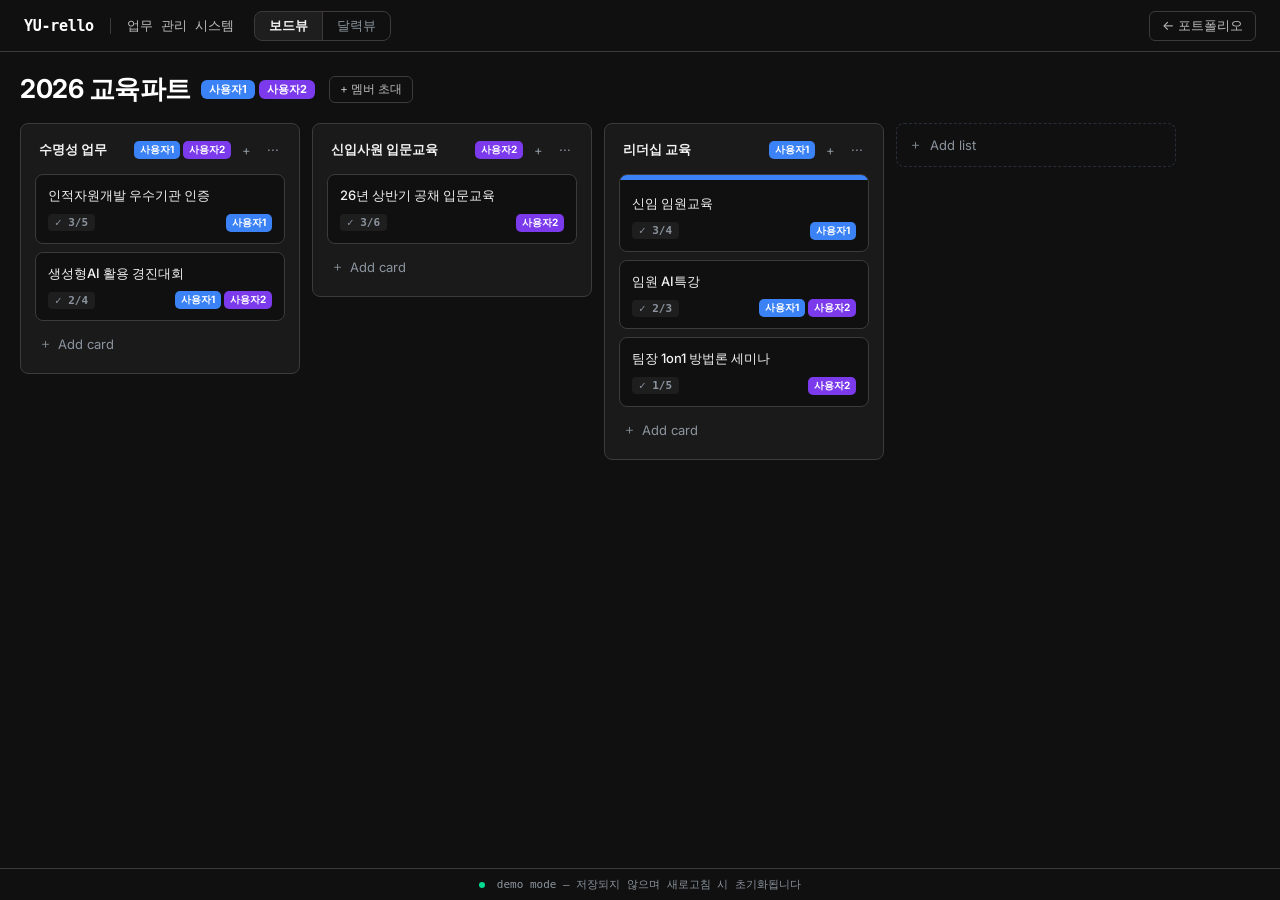
<file: projects/yurello/index.html>
<!DOCTYPE html>
<html lang="ko">
<head>
  <meta charset="UTF-8">
  <meta name="viewport" content="width=device-width, initial-scale=1.0">
  <title>YU-rello 데모 — 업무 관리 시스템</title>
  <link rel="preconnect" href="https://fonts.googleapis.com">
  <link rel="preconnect" href="https://fonts.gstatic.com" crossorigin>
  <link href="https://fonts.googleapis.com/css2?family=Inter:wght@400;500;600;700&display=swap" rel="stylesheet">
  <style>
    :root {
      --canvas:        #101010;
      --canvas-soft:   #1a1a1a;
      --hairline:      #3d3a39;
      --primary:       #00d992;
      --ink:           #f2f2f2;
      --ink-strong:    #ffffff;
      --body:          #bdbdbd;
      --mute:          #8b949e;
      --font-sans: 'Inter', -apple-system, BlinkMacSystemFont, 'Segoe UI', sans-serif;
      --font-mono: 'SFMono-Regular', Menlo, Monaco, Consolas, monospace;
    }
    * { box-sizing: border-box; margin: 0; padding: 0; }
    body {
      font-family: var(--font-sans);
      background: var(--canvas);
      color: var(--ink);
      height: 100vh;
      display: flex;
      flex-direction: column;
      overflow: hidden;
    }

    /* ── Header ── */
    .header {
      background: var(--canvas);
      border-bottom: 1px solid var(--hairline);
      height: 52px;
      display: flex;
      align-items: center;
      padding: 0 24px;
      gap: 16px;
      flex-shrink: 0;
    }
    .header-logo {
      display: flex;
      align-items: center;
      gap: 7px;
      font-family: var(--font-mono);
      font-size: 15px;
      font-weight: 700;
      color: var(--ink-strong);
      letter-spacing: -0.3px;
      white-space: nowrap;
    }
    .header-divider { width: 1px; height: 16px; background: var(--hairline); }
    .header-board { font-size: 13px; color: var(--body); font-family: var(--font-mono); white-space: nowrap; }

    /* ── View toggle ── */
    .view-toggle {
      display: flex;
      border: 1px solid var(--hairline);
      border-radius: 8px;
      overflow: hidden;
      flex-shrink: 0;
      margin-left: 4px;
    }
    .view-btn {
      font-size: 13px;
      font-weight: 500;
      color: var(--mute);
      background: none;
      border: none;
      border-right: 1px solid var(--hairline);
      padding: 5px 14px;
      cursor: pointer;
      font-family: var(--font-sans);
      transition: color .12s, background .12s;
      white-space: nowrap;
    }
    .view-btn:last-child { border-right: none; }
    .view-btn.active { background: rgba(255,255,255,0.06); color: var(--ink); font-weight: 600; }
    .view-btn:hover:not(.active) { color: var(--body); }

    .header-spacer { flex: 1; }
    .header-back {
      color: var(--body);
      text-decoration: none;
      font-size: 13px;
      border: 1px solid var(--hairline);
      padding: 5px 12px;
      border-radius: 6px;
      transition: color .15s, border-color .15s;
      white-space: nowrap;
    }
    .header-back:hover { color: var(--ink); border-color: var(--mute); }

    /* ── Main content ── */
    .main-content { flex: 1; overflow: hidden; display: flex; flex-direction: column; }

    /* ── Board title area ── */
    .board-title-area { padding: 20px 20px 0; flex-shrink: 0; }
    .board-title-row {
      display: flex;
      align-items: center;
      gap: 10px;
      margin-bottom: 16px;
      flex-wrap: wrap;
    }
    .board-title { font-size: 26px; font-weight: 700; color: var(--ink-strong); letter-spacing: -0.5px; }
    .board-members-group { display: flex; align-items: center; gap: 4px; }
    .board-invite-btn {
      font-size: 12px;
      color: var(--body);
      border: 1px solid var(--hairline);
      border-radius: 6px;
      padding: 4px 10px;
      cursor: pointer;
      background: none;
      font-family: var(--font-sans);
      transition: border-color .12s, color .12s;
      margin-left: 4px;
    }
    .board-invite-btn:hover { border-color: var(--mute); color: var(--ink); }

    /* ── Avatar pill ── */
    .avatar-pill {
      font-size: 11px; font-weight: 700; padding: 2px 8px;
      border-radius: 6px; color: var(--ink-strong); font-family: var(--font-sans); white-space: nowrap;
    }
    .avatar-pill-sm {
      font-size: 10px; font-weight: 700; padding: 2px 6px;
      border-radius: 5px; color: var(--ink-strong); font-family: var(--font-sans); white-space: nowrap;
    }

    /* ── Board ── */
    .board {
      flex: 1;
      overflow-x: auto;
      overflow-y: hidden;
      padding: 0 20px 20px;
      display: flex;
      gap: 12px;
      align-items: flex-start;
    }
    .board::-webkit-scrollbar { height: 6px; }
    .board::-webkit-scrollbar-track { background: transparent; }
    .board::-webkit-scrollbar-thumb { background: var(--hairline); border-radius: 3px; }

    /* ── List ── */
    .list {
      width: 280px; flex-shrink: 0;
      background: var(--canvas-soft);
      border: 1px solid var(--hairline);
      border-radius: 8px; padding: 14px;
      display: flex; flex-direction: column;
      max-height: calc(100vh - 180px);
    }
    .list-header { display: flex; align-items: center; gap: 6px; margin-bottom: 12px; }
    .list-title {
      font-size: 13px; font-weight: 600; color: var(--ink);
      cursor: pointer; flex: 1; padding: 2px 4px; border-radius: 4px;
      min-width: 0; white-space: nowrap; overflow: hidden; text-overflow: ellipsis;
    }
    .list-title:hover { background: rgba(255,255,255,0.04); }
    .list-title-input {
      font-size: 13px; font-weight: 600; color: var(--ink);
      background: transparent; border: 1px solid var(--primary);
      border-radius: 4px; padding: 2px 4px; outline: none; flex: 1;
      font-family: var(--font-sans);
    }
    .list-header-right { display: flex; align-items: center; gap: 3px; flex-shrink: 0; }
    .list-icon-btn {
      width: 24px; height: 24px; border-radius: 5px; border: none;
      background: none; color: var(--mute); cursor: pointer;
      display: flex; align-items: center; justify-content: center;
      font-size: 13px; font-family: var(--font-sans);
      transition: background .12s, color .12s;
    }
    .list-icon-btn:hover { background: rgba(255,255,255,0.06); color: var(--ink); }
    .cards { flex: 1; overflow-y: auto; min-height: 32px; }
    .cards::-webkit-scrollbar { width: 4px; }
    .cards::-webkit-scrollbar-thumb { background: var(--hairline); border-radius: 2px; }
    .cards.drag-over { background: rgba(0,217,146,0.04); border-radius: 6px; }

    /* ── Card ── */
    .card {
      background: var(--canvas); border: 1px solid var(--hairline);
      border-radius: 8px; padding: 11px 12px; margin-bottom: 8px;
      cursor: pointer; position: relative; overflow: hidden;
      transition: border-color .12s, box-shadow .12s;
    }
    .card:last-child { margin-bottom: 0; }
    .card:hover { border-color: var(--mute); box-shadow: 0 0 15px rgba(92,88,85,0.2); }
    .card.dragging { opacity: 0.35; }
    .card-top-label { position: absolute; top: 0; left: 0; right: 0; height: 5px; }
    .card.has-label .card-title { margin-top: 8px; }
    .card-title { font-size: 13px; color: var(--ink); font-weight: 500; line-height: 1.5; }
    .card-meta { display: flex; align-items: center; margin-top: 8px; gap: 6px; }
    .card-check {
      font-size: 11px; font-weight: 600; padding: 2px 7px;
      border-radius: 4px; background: rgba(255,255,255,0.06);
      color: var(--mute); font-family: var(--font-mono);
    }
    .card-check.complete { background: rgba(0,217,146,0.12); color: var(--primary); }
    .card-member-badges { display: flex; gap: 3px; margin-left: auto; }

    /* ── Add card ── */
    .add-card-btn {
      display: flex; align-items: center; gap: 6px; color: var(--mute);
      font-size: 13px; cursor: pointer; padding: 6px 4px; border-radius: 6px;
      margin-top: 8px; border: none; background: none; width: 100%;
      text-align: left; font-family: var(--font-sans); transition: color .12s, background .12s;
    }
    .add-card-btn:hover { color: var(--primary); background: rgba(0,217,146,0.06); }
    .add-card-form { margin-top: 8px; }
    .add-card-textarea {
      width: 100%; border: 1px solid var(--primary); border-radius: 6px;
      padding: 8px 10px; font-size: 13px; resize: none; outline: none;
      font-family: var(--font-sans); line-height: 1.5;
      background: var(--canvas); color: var(--ink);
    }
    .add-card-textarea::placeholder { color: var(--mute); }
    .add-card-actions { display: flex; gap: 6px; margin-top: 6px; }
    .btn-add {
      background: var(--primary); color: #0a1a14; border: none; border-radius: 6px;
      padding: 6px 14px; font-size: 13px; font-weight: 600; cursor: pointer;
      font-family: var(--font-sans); transition: opacity .12s;
    }
    .btn-add:hover { opacity: 0.85; }
    .btn-cancel {
      background: none; border: 1px solid var(--hairline); color: var(--body);
      font-size: 13px; cursor: pointer; padding: 6px 10px; border-radius: 6px;
      font-family: var(--font-sans); transition: border-color .12s, color .12s;
    }
    .btn-cancel:hover { border-color: var(--mute); color: var(--ink); }

    /* ── Add list ── */
    .add-list { width: 280px; flex-shrink: 0; }
    .add-list-btn {
      width: 100%; background: transparent;
      border: 1px dashed rgba(79,93,117,0.4); border-radius: 8px; padding: 12px;
      font-size: 13px; color: var(--mute); cursor: pointer; text-align: left;
      display: flex; align-items: center; gap: 8px; font-family: var(--font-sans);
      transition: color .12s, border-color .12s;
    }
    .add-list-btn:hover { color: var(--primary); border-color: rgba(0,217,146,0.3); }
    .add-list-form { background: var(--canvas-soft); border: 1px solid var(--hairline); border-radius: 8px; padding: 14px; }
    .add-list-input {
      width: 100%; border: 1px solid var(--primary); border-radius: 6px;
      padding: 7px 10px; font-size: 13px; outline: none;
      font-family: var(--font-sans); background: var(--canvas); color: var(--ink);
    }
    .add-list-input::placeholder { color: var(--mute); }

    /* ── Calendar view ── */
    .calendar-wrapper {
      flex: 1; overflow-y: auto; padding: 0 20px 20px;
    }
    .calendar-wrapper::-webkit-scrollbar { width: 6px; }
    .calendar-wrapper::-webkit-scrollbar-thumb { background: var(--hairline); border-radius: 3px; }
    .cal-nav {
      display: flex; align-items: center; gap: 14px; margin-bottom: 16px;
    }
    .cal-month-label {
      font-size: 16px; font-weight: 700; color: var(--ink-strong);
      min-width: 120px; text-align: center;
    }
    .cal-nav-btn {
      background: none; border: 1px solid var(--hairline); color: var(--mute);
      border-radius: 6px; width: 28px; height: 28px; cursor: pointer;
      font-size: 16px; display: flex; align-items: center; justify-content: center;
      transition: color .12s, border-color .12s;
    }
    .cal-nav-btn:hover { color: var(--ink); border-color: var(--mute); }
    .cal-grid {
      display: grid; grid-template-columns: repeat(7, 1fr);
      border: 1px solid var(--hairline); border-radius: 8px; overflow: hidden;
      gap: 1px; background: var(--hairline);
    }
    .cal-day-header {
      background: var(--canvas-soft); padding: 8px 6px; text-align: center;
      font-size: 11px; font-weight: 600; color: var(--mute); letter-spacing: 0.5px;
    }
    .cal-day-header.sun { color: #f87171; }
    .cal-day-header.sat { color: #60a5fa; }
    .cal-cell {
      background: var(--canvas); min-height: 90px; padding: 6px;
      vertical-align: top;
    }
    .cal-cell.other-month { background: var(--canvas-soft); }
    .cal-cell.today-cell { background: rgba(0,217,146,0.04); }
    .cal-date-num {
      font-size: 12px; color: var(--mute); margin-bottom: 4px;
      font-family: var(--font-mono); display: inline-block;
    }
    .cal-date-num.today-num {
      color: var(--primary); font-weight: 700;
      background: rgba(0,217,146,0.12); border-radius: 4px;
      padding: 0 4px;
    }
    .cal-date-num.sun-num { color: #f87171; }
    .cal-date-num.sat-num { color: #60a5fa; }
    .cal-cell.other-month .cal-date-num { opacity: 0.4; }
    .cal-chip {
      display: block; font-size: 11px; padding: 2px 6px; border-radius: 4px;
      margin-bottom: 2px; cursor: pointer; white-space: nowrap;
      overflow: hidden; text-overflow: ellipsis;
      transition: opacity .12s;
    }
    .cal-chip:hover { opacity: 0.75; }
    .cal-chip.start-chip { background: rgba(0,217,146,0.15); color: var(--primary); border: 1px solid rgba(0,217,146,0.25); }
    .cal-chip.end-chip   { background: rgba(59,130,246,0.15); color: #60a5fa;    border: 1px solid rgba(59,130,246,0.25); }

    /* ── Footer ── */
    .footer {
      text-align: center; padding: 8px; font-size: 11px;
      font-family: var(--font-mono); color: var(--mute);
      background: var(--canvas); border-top: 1px solid var(--hairline); flex-shrink: 0;
    }
    .footer-dot {
      display: inline-block; width: 6px; height: 6px; background: var(--primary);
      border-radius: 9999px; margin-right: 5px; vertical-align: middle;
    }

    /* ── Modal overlay ── */
    .modal-overlay {
      position: fixed; inset: 0; background: rgba(0,0,0,0.72); z-index: 1000;
      display: flex; align-items: flex-start; justify-content: center;
      padding: 40px 16px; overflow-y: auto;
    }
    .modal {
      background: var(--canvas-soft); border: 1px solid var(--hairline);
      border-radius: 8px; width: 100%; max-width: 620px;
      display: flex; flex-direction: column; max-height: calc(100vh - 80px);
      box-shadow: 0 20px 60px rgba(0,0,0,0.75); flex-shrink: 0;
    }
    .modal-header {
      display: flex; align-items: flex-start; gap: 12px;
      padding: 22px 22px 16px; border-bottom: 1px solid var(--hairline); flex-shrink: 0;
    }
    .modal-header-left { flex: 1; min-width: 0; }
    .modal-card-title-input {
      width: 100%; background: none; border: none; outline: none;
      font-size: 20px; font-weight: 700; color: var(--ink-strong);
      font-family: var(--font-sans); letter-spacing: -0.3px; padding: 0;
    }
    .modal-in-list { font-size: 12px; color: var(--mute); margin-top: 5px; font-family: var(--font-mono); }
    .modal-close {
      background: none; border: 1px solid var(--hairline); font-size: 14px;
      cursor: pointer; color: var(--mute); padding: 4px 8px; border-radius: 4px;
      line-height: 1; flex-shrink: 0; transition: color .12s, border-color .12s;
    }
    .modal-close:hover { color: var(--ink); border-color: var(--mute); }
    .modal-body { flex: 1; overflow-y: auto; padding: 20px 22px 22px; }
    .modal-body::-webkit-scrollbar { width: 4px; }
    .modal-body::-webkit-scrollbar-thumb { background: var(--hairline); border-radius: 2px; }
    .modal-section { margin-bottom: 22px; }
    .modal-section-heading { display: flex; align-items: center; justify-content: space-between; margin-bottom: 10px; }
    .modal-section-title { font-size: 13px; font-weight: 600; color: var(--ink); margin-bottom: 10px; }
    .modal-section-heading .modal-section-title { margin-bottom: 0; }
    .modal-desc-textarea {
      width: 100%; border: 1px solid var(--hairline); border-radius: 6px;
      padding: 9px 11px; font-size: 13px; resize: vertical; min-height: 80px;
      outline: none; font-family: var(--font-mono); line-height: 1.6;
      background: var(--canvas); color: var(--body); transition: border-color .12s;
    }
    .modal-desc-textarea::placeholder { color: var(--mute); font-style: italic; }
    .modal-desc-textarea:focus { border-color: var(--primary); }
    .date-grid { display: grid; grid-template-columns: 52px 1fr; gap: 8px 12px; align-items: center; }
    .date-label { font-size: 12px; color: var(--mute); font-family: var(--font-mono); }
    .date-input {
      border: 1px solid var(--hairline); border-radius: 6px; padding: 6px 10px;
      font-size: 12px; background: var(--canvas); color: var(--body);
      font-family: var(--font-sans); outline: none; transition: border-color .12s;
      cursor: pointer; width: 100%;
    }
    .date-input:focus { border-color: var(--primary); }
    .date-input::-webkit-calendar-picker-indicator { filter: invert(0.5); cursor: pointer; }
    .btn-checklist-delete {
      font-size: 12px; color: var(--mute); border: 1px solid var(--hairline);
      border-radius: 4px; padding: 3px 10px; cursor: pointer; background: none;
      font-family: var(--font-sans); transition: color .12s, border-color .12s;
    }
    .btn-checklist-delete:hover { color: #f87171; border-color: #3d2020; }
    .checklist-progress-wrap { display: flex; align-items: center; gap: 10px; margin-bottom: 12px; }
    .checklist-pct { font-size: 11px; font-family: var(--font-mono); color: var(--mute); width: 30px; flex-shrink: 0; text-align: right; }
    .checklist-progress-track { flex: 1; height: 6px; background: rgba(255,255,255,0.08); border-radius: 3px; overflow: hidden; }
    .checklist-progress-fill { height: 100%; background: var(--primary); border-radius: 3px; transition: width .2s; }
    .checklist-item { display: flex; align-items: flex-start; gap: 10px; padding: 7px 0; border-bottom: 1px solid rgba(255,255,255,0.04); }
    .checklist-item:last-child { border-bottom: none; }
    .checklist-checkbox {
      width: 15px; height: 15px; border-radius: 3px; border: 1.5px solid var(--hairline);
      cursor: pointer; appearance: none; -webkit-appearance: none; flex-shrink: 0;
      margin-top: 2px; background: var(--canvas); position: relative;
      transition: background .12s, border-color .12s;
    }
    .checklist-checkbox:checked { background: var(--primary); border-color: var(--primary); }
    .checklist-checkbox:checked::after { content: '✓'; position: absolute; top: -2px; left: 1px; font-size: 11px; color: #0a1a14; font-weight: 900; }
    .checklist-item-content { flex: 1; }
    .checklist-item-text { font-size: 13px; color: var(--body); line-height: 1.5; }
    .checklist-item-text.done { text-decoration: line-through; color: var(--mute); }
    .checklist-item-date { font-size: 11px; color: var(--mute); font-family: var(--font-mono); margin-top: 2px; }
    .add-check-input {
      width: 100%; border: 1px solid var(--primary); border-radius: 6px;
      padding: 7px 10px; font-size: 13px; outline: none; font-family: var(--font-sans);
      background: var(--canvas); color: var(--ink); margin-top: 8px;
    }
    .add-check-input::placeholder { color: var(--mute); }
    .btn-add-check {
      display: flex; align-items: center; gap: 6px; color: var(--mute);
      font-size: 12px; cursor: pointer; padding: 6px 0; border: none; background: none;
      font-family: var(--font-sans); margin-top: 4px; transition: color .12s;
    }
    .btn-add-check:hover { color: var(--primary); }
    .modal-footer {
      display: flex; justify-content: flex-end; margin-top: 20px;
      padding-top: 16px; border-top: 1px solid var(--hairline); gap: 8px;
    }
    .btn-delete {
      background: none; border: 1px solid #3d2020; color: #f87171;
      border-radius: 6px; padding: 7px 14px; font-size: 13px; cursor: pointer;
      font-family: var(--font-sans); transition: background .12s;
    }
    .btn-delete:hover { background: rgba(248,113,113,0.08); }
    .btn-save {
      background: var(--primary); color: #0a1a14; border: none; border-radius: 6px;
      padding: 7px 20px; font-size: 13px; font-weight: 600; cursor: pointer;
      font-family: var(--font-sans); transition: opacity .12s;
    }
    .btn-save:hover { opacity: 0.85; }
  </style>
</head>
<body>

<div class="header">
  <div class="header-logo">YU-rello</div>
  <div class="header-divider"></div>
  <div class="header-board">업무 관리 시스템</div>
  <div class="view-toggle">
    <button class="view-btn active" id="btnBoard" onclick="setView('board')">보드뷰</button>
    <button class="view-btn" id="btnCalendar" onclick="setView('calendar')">달력뷰</button>
  </div>
  <div class="header-spacer"></div>
  <a href="../../index.html" class="header-back">← 포트폴리오</a>
</div>

<div class="main-content">
  <!-- 보드 타이틀 (공통) -->
  <div class="board-title-area">
    <div class="board-title-row">
      <h1 class="board-title" id="boardTitleText"></h1>
      <div class="board-members-group" id="boardMembers"></div>
      <button class="board-invite-btn">+ 멤버 초대</button>
    </div>
  </div>

  <!-- 보드뷰 -->
  <div class="board" id="board"></div>

  <!-- 달력뷰 -->
  <div class="calendar-wrapper" id="calendarWrapper" style="display:none">
    <div class="cal-nav">
      <button class="cal-nav-btn" onclick="prevMonth()">‹</button>
      <div class="cal-month-label" id="calMonthLabel"></div>
      <button class="cal-nav-btn" onclick="nextMonth()">›</button>
    </div>
    <div class="cal-grid" id="calGrid"></div>
  </div>
</div>

<div class="footer">
  <span class="footer-dot"></span>
  demo mode — 저장되지 않으며 새로고침 시 초기화됩니다
</div>

<!-- Modal -->
<div class="modal-overlay" id="modalOverlay" style="display:none" onclick="handleOverlayClick(event)">
  <div class="modal">
    <div class="modal-header">
      <div class="modal-header-left">
        <input class="modal-card-title-input" id="modalTitle" type="text">
        <div class="modal-in-list">in list <span id="modalListName"></span></div>
      </div>
      <button class="modal-close" onclick="closeModal()">✕</button>
    </div>
    <div class="modal-body">
      <div class="modal-section">
        <div class="modal-section-title">📝 설명</div>
        <textarea class="modal-desc-textarea" id="modalDesc" placeholder="설명을 추가하려면 클릭하세요..."></textarea>
      </div>
      <div class="modal-section">
        <div class="modal-section-title">📅 날짜</div>
        <div class="date-grid">
          <span class="date-label">시작일</span>
          <input class="date-input" type="date" id="modalStartDate">
          <span class="date-label">종료일</span>
          <input class="date-input" type="date" id="modalEndDate">
        </div>
      </div>
      <div class="modal-section">
        <div class="modal-section-heading">
          <div class="modal-section-title">☑ 체크리스트</div>
          <button class="btn-checklist-delete" onclick="clearChecklist()">Delete</button>
        </div>
        <div class="checklist-progress-wrap">
          <span class="checklist-pct" id="checkPct">0%</span>
          <div class="checklist-progress-track">
            <div class="checklist-progress-fill" id="checkFill" style="width:0%"></div>
          </div>
        </div>
        <div id="checklistItems"></div>
        <button class="btn-add-check" id="addCheckBtn" onclick="showAddCheckItem()">＋ 항목 추가</button>
        <div id="addCheckForm" style="display:none">
          <input class="add-check-input" id="addCheckInput" type="text" placeholder="항목 입력...">
          <div class="add-card-actions" style="margin-top:6px">
            <button class="btn-add" style="font-size:12px;padding:5px 12px" onclick="confirmAddCheckItem()">추가</button>
            <button class="btn-cancel" style="font-size:12px;padding:5px 8px" onclick="hideAddCheckItem()">취소</button>
          </div>
        </div>
      </div>
      <div class="modal-footer">
        <button class="btn-delete" onclick="deleteCard()">카드 삭제</button>
        <button class="btn-save" onclick="saveModal()">저장</button>
      </div>
    </div>
  </div>
</div>

<script>
  // ── Constants ──
  const AVATAR_COLORS = {
    '사용자1': '#3b82f6',
    '사용자2': '#7c3aed',
  };
  const TOP_LABEL_COLORS = {
    red: '#ef4444', green: '#00d992', blue: '#3b82f6',
    purple: '#a855f7', orange: '#f97316', gray: '#6b7280',
  };
  const MONTH_NAMES = ['1월','2월','3월','4월','5월','6월','7월','8월','9월','10월','11월','12월'];
  const DOW_NAMES = ['일','월','화','수','목','금','토'];

  function avatarColor(name) { return AVATAR_COLORS[name] || '#6b7280'; }
  function avatarPill(name, small) {
    const cls = small ? 'avatar-pill-sm' : 'avatar-pill';
    return `<span class="${cls}" style="background:${avatarColor(name)}">${escHtml(name)}</span>`;
  }
  function toDateStr(d) {
    return d.getFullYear() + '-' + String(d.getMonth()+1).padStart(2,'0') + '-' + String(d.getDate()).padStart(2,'0');
  }

  // ── Data ──
  let data = {
    board: { title: '2026 교육파트', members: ['사용자1', '사용자2'] },
    lists: [
      {
        id: 'l1', title: '수명성 업무', members: ['사용자1', '사용자2'],
        cards: [
          {
            id: 'c1', title: '인적자원개발 우수기관 인증',
            desc: '', topLabel: null, members: ['사용자1'],
            startDate: '2026-04-01', endDate: '2026-05-30',
            checklistItems: [
              { id: 'ci1', text: '인증 신청서 작성', done: true, date: '3월 10일' },
              { id: 'ci2', text: '증빙 서류 수집', done: true, date: '3월 20일' },
              { id: 'ci3', text: '심사 일정 확인', done: true, date: '4월 5일' },
              { id: 'ci4', text: '현장 심사 준비', done: false, date: '4월 15일' },
              { id: 'ci5', text: '결과 보고서 작성', done: false, date: '' },
            ]
          },
          {
            id: 'c2', title: '생성형AI 활용 경진대회',
            desc: '', topLabel: null, members: ['사용자1', '사용자2'],
            startDate: '2026-05-20', endDate: '2026-05-22',
            checklistItems: [
              { id: 'ci6', text: '공고문 작성', done: true, date: '2월 28일' },
              { id: 'ci7', text: '참가 신청 접수', done: true, date: '3월 15일' },
              { id: 'ci8', text: '심사 기준 수립', done: false, date: '' },
              { id: 'ci9', text: '시상식 준비', done: false, date: '' },
            ]
          },
        ]
      },
      {
        id: 'l2', title: '신입사원 입문교육', members: ['사용자2'],
        cards: [
          {
            id: 'c3', title: '26년 상반기 공채 입문교육',
            desc: '', topLabel: null, members: ['사용자2'],
            startDate: '2026-05-19', endDate: '2026-05-23',
            checklistItems: [
              { id: 'ci10', text: '교육 일정 확정', done: true, date: '1월 20일' },
              { id: 'ci11', text: '강사 섭외', done: true, date: '2월 5일' },
              { id: 'ci12', text: '교육 자료 제작', done: true, date: '2월 20일' },
              { id: 'ci13', text: '참석자 명단 확인', done: false, date: '' },
              { id: 'ci14', text: '교육장 세팅', done: false, date: '' },
              { id: 'ci15', text: '교육 결과 보고', done: false, date: '' },
            ]
          },
        ]
      },
      {
        id: 'l3', title: '리더십 교육', members: ['사용자1'],
        cards: [
          {
            id: 'c4', title: '신임 임원교육',
            desc: '', topLabel: 'blue', members: ['사용자1'],
            startDate: '2026-05-15', endDate: '2026-05-15',
            checklistItems: [
              { id: 'ci16', text: '교육 커리큘럼 설계', done: true, date: '1월 10일' },
              { id: 'ci17', text: '외부 강사 섭외', done: true, date: '1월 25일' },
              { id: 'ci18', text: '임원 일정 조율', done: true, date: '2월 1일' },
              { id: 'ci19', text: '교육 실시', done: false, date: '2월 15일' },
            ]
          },
          {
            id: 'c5', title: '임원 AI특강',
            desc: '', topLabel: null, members: ['사용자1', '사용자2'],
            startDate: '2026-05-27', endDate: '',
            checklistItems: [
              { id: 'ci20', text: '강사 섭외 (외부 전문가)', done: true, date: '' },
              { id: 'ci21', text: '강의 주제 확정', done: true, date: '' },
              { id: 'ci22', text: '장소 예약', done: false, date: '' },
            ]
          },
          {
            id: 'c6', title: '팀장 1on1 방법론 세미나',
            desc: '', topLabel: null, members: ['사용자2'],
            startDate: '', endDate: '2026-06-10',
            checklistItems: [
              { id: 'ci23', text: '세미나 기획안 작성', done: true, date: '3월 5일' },
              { id: 'ci24', text: '팀장 참석 대상 선정', done: false, date: '' },
              { id: 'ci25', text: '워크북 제작', done: false, date: '' },
              { id: 'ci26', text: '세미나 진행', done: false, date: '' },
              { id: 'ci27', text: '사후 만족도 조사', done: false, date: '' },
            ]
          },
        ]
      },
    ]
  };

  let idCounter = 20, checkIdCounter = 30;
  let dragCardId = null, dragListId = null;
  let modalListId = null, modalCardId = null;
  let currentView = 'board';
  let calYear = 2026, calMonth = 4; // 0-indexed (4 = May)

  function escHtml(s) {
    return s.replace(/&/g,'&amp;').replace(/</g,'&lt;').replace(/>/g,'&gt;').replace(/"/g,'&quot;');
  }
  function findCard(cardId) {
    for (const list of data.lists) {
      const card = list.cards.find(c => c.id === cardId);
      if (card) return { list, card };
    }
    return null;
  }
  function checkStats(card) {
    const total = card.checklistItems.length;
    const done = card.checklistItems.filter(i => i.done).length;
    return { total, done };
  }

  // ── View toggle ──
  function setView(view) {
    currentView = view;
    document.getElementById('btnBoard').classList.toggle('active', view === 'board');
    document.getElementById('btnCalendar').classList.toggle('active', view === 'calendar');
    document.getElementById('board').style.display = view === 'board' ? 'flex' : 'none';
    document.getElementById('calendarWrapper').style.display = view === 'calendar' ? '' : 'none';
    if (view === 'calendar') renderCalendar();
  }

  // ── Calendar ──
  function renderCalendar() {
    document.getElementById('calMonthLabel').textContent = `${calYear}년 ${MONTH_NAMES[calMonth]}`;

    const allCards = data.lists.flatMap(list => list.cards);
    const firstDay = new Date(calYear, calMonth, 1);
    const lastDay  = new Date(calYear, calMonth + 1, 0);
    const startDow = firstDay.getDay();

    let cells = [];
    for (let i = startDow - 1; i >= 0; i--) {
      cells.push({ date: new Date(calYear, calMonth, -i), thisMonth: false });
    }
    for (let d = 1; d <= lastDay.getDate(); d++) {
      cells.push({ date: new Date(calYear, calMonth, d), thisMonth: true });
    }
    const trail = (7 - (cells.length % 7)) % 7;
    for (let i = 1; i <= trail; i++) {
      cells.push({ date: new Date(calYear, calMonth + 1, i), thisMonth: false });
    }

    const todayStr = toDateStr(new Date());

    let html = DOW_NAMES.map((d, i) =>
      `<div class="cal-day-header${i===0?' sun':i===6?' sat':''}">${d}</div>`
    ).join('');

    html += cells.map(cell => {
      const ds = toDateStr(cell.date);
      const isToday = ds === todayStr;
      const dow = cell.date.getDay();
      const numCls = isToday ? 'today-num' : dow===0 ? 'sun-num' : dow===6 ? 'sat-num' : '';

      const startCards = allCards.filter(c => c.startDate === ds);
      const endCards   = allCards.filter(c => c.endDate === ds);

      const chips = [
        ...startCards.map(c => {
          const listId = data.lists.find(l => l.cards.some(x => x.id === c.id))?.id;
          return `<span class="cal-chip start-chip" onclick="openModal('${listId}','${c.id}')" title="시작: ${escHtml(c.title)}">▶ ${escHtml(c.title)}</span>`;
        }),
        ...endCards.filter(c => c.startDate !== ds).map(c => {
          const listId = data.lists.find(l => l.cards.some(x => x.id === c.id))?.id;
          return `<span class="cal-chip end-chip" onclick="openModal('${listId}','${c.id}')" title="종료: ${escHtml(c.title)}">■ ${escHtml(c.title)}</span>`;
        }),
      ].join('');

      return `<div class="cal-cell${!cell.thisMonth?' other-month':''}${isToday?' today-cell':''}">
        <span class="cal-date-num${numCls?' '+numCls:''}">${cell.date.getDate()}</span>
        ${chips}
      </div>`;
    }).join('');

    document.getElementById('calGrid').innerHTML = html;
  }

  function prevMonth() {
    calMonth--; if (calMonth < 0) { calMonth = 11; calYear--; }
    renderCalendar();
  }
  function nextMonth() {
    calMonth++; if (calMonth > 11) { calMonth = 0; calYear++; }
    renderCalendar();
  }

  // ── Render board ──
  function render() {
    document.getElementById('boardTitleText').textContent = data.board.title;
    document.getElementById('boardMembers').innerHTML =
      data.board.members.map(m => avatarPill(m, false)).join('');

    const board = document.getElementById('board');
    board.innerHTML = '';

    data.lists.forEach(list => {
      const listEl = document.createElement('div');
      listEl.className = 'list';
      listEl.dataset.listId = list.id;
      const memberBadges = list.members.map(m => avatarPill(m, true)).join('');
      listEl.innerHTML = `
        <div class="list-header">
          <span class="list-title" id="title-${list.id}" onclick="startEditTitle('${list.id}')">${escHtml(list.title)}</span>
          <div class="list-header-right">
            ${memberBadges}
            <button class="list-icon-btn" title="멤버 추가" onclick="event.stopPropagation()">+</button>
            <button class="list-icon-btn" title="더보기" onclick="event.stopPropagation()">···</button>
          </div>
        </div>
        <div class="cards" id="cards-${list.id}"
          ondragover="handleDragOver(event,'${list.id}')"
          ondragleave="handleDragLeave(event)"
          ondrop="handleDrop(event,'${list.id}')">
        </div>
        <button class="add-card-btn" id="addCardBtn-${list.id}" onclick="showAddCard('${list.id}')">
          <span>＋</span> Add card
        </button>
        <div class="add-card-form" id="addCardForm-${list.id}" style="display:none">
          <textarea class="add-card-textarea" id="addCardText-${list.id}" rows="2" placeholder="Card title..."></textarea>
          <div class="add-card-actions">
            <button class="btn-add" onclick="addCard('${list.id}')">Add</button>
            <button class="btn-cancel" onclick="hideAddCard('${list.id}')">Cancel</button>
          </div>
        </div>
      `;
      const cardsEl = listEl.querySelector(`#cards-${list.id}`);
      list.cards.forEach(card => cardsEl.appendChild(createCardEl(card, list.id)));
      board.appendChild(listEl);
    });

    const addListEl = document.createElement('div');
    addListEl.className = 'add-list';
    addListEl.innerHTML = `
      <button class="add-list-btn" id="addListBtn" onclick="showAddList()"><span>＋</span> Add list</button>
      <div class="add-list-form" id="addListForm" style="display:none">
        <input class="add-list-input" id="addListInput" type="text" placeholder="List name...">
        <div class="add-card-actions" style="margin-top:8px">
          <button class="btn-add" onclick="addList()">Add</button>
          <button class="btn-cancel" onclick="hideAddList()">Cancel</button>
        </div>
      </div>
    `;
    board.appendChild(addListEl);
  }

  function createCardEl(card, listId) {
    const el = document.createElement('div');
    const { total, done } = checkStats(card);
    const hasLabel = !!card.topLabel;
    el.className = `card${hasLabel ? ' has-label' : ''}`;
    el.draggable = true;
    el.dataset.cardId = card.id;
    el.dataset.listId = listId;
    const labelBar = hasLabel ? `<div class="card-top-label" style="background:${TOP_LABEL_COLORS[card.topLabel]||'#6b7280'}"></div>` : '';
    const checkBadge = total > 0 ? `<span class="card-check${done===total?' complete':''}">✓ ${done}/${total}</span>` : '';
    const memberBadges = card.members.length > 0 ? `<div class="card-member-badges">${card.members.map(m => avatarPill(m, true)).join('')}</div>` : '';
    const metaRow = (total > 0 || card.members.length > 0) ? `<div class="card-meta">${checkBadge}${memberBadges}</div>` : '';
    el.innerHTML = `${labelBar}<div class="card-title">${escHtml(card.title)}</div>${metaRow}`;
    el.addEventListener('click', () => openModal(listId, card.id));
    el.addEventListener('dragstart', e => handleDragStart(e, card.id, listId));
    el.addEventListener('dragend', handleDragEnd);
    return el;
  }

  // ── Drag & Drop ──
  function handleDragStart(e, cardId, listId) {
    dragCardId = cardId; dragListId = listId;
    e.dataTransfer.effectAllowed = 'move';
    setTimeout(() => e.target.classList.add('dragging'), 0);
  }
  function handleDragEnd(e) {
    e.target.classList.remove('dragging');
    dragCardId = null; dragListId = null;
    document.querySelectorAll('.cards').forEach(el => el.classList.remove('drag-over'));
  }
  function handleDragOver(e, listId) {
    e.preventDefault(); e.dataTransfer.dropEffect = 'move';
    document.getElementById(`cards-${listId}`).classList.add('drag-over');
  }
  function handleDragLeave(e) {
    if (e.target.classList.contains('cards')) e.target.classList.remove('drag-over');
  }
  function handleDrop(e, targetListId) {
    e.preventDefault();
    if (!dragCardId) return;
    const srcList = data.lists.find(l => l.id === dragListId);
    const tgtList = data.lists.find(l => l.id === targetListId);
    if (!srcList || !tgtList) return;
    const idx = srcList.cards.findIndex(c => c.id === dragCardId);
    if (idx === -1) return;
    const [card] = srcList.cards.splice(idx, 1);
    const cardsEl = document.getElementById(`cards-${targetListId}`);
    const cardEls = [...cardsEl.querySelectorAll('.card:not(.dragging)')];
    let insertIdx = tgtList.cards.length;
    for (let i = 0; i < cardEls.length; i++) {
      const rect = cardEls[i].getBoundingClientRect();
      if (e.clientY < rect.top + rect.height / 2) {
        const found = tgtList.cards.find(c => c.id === cardEls[i].dataset.cardId);
        if (found) { insertIdx = tgtList.cards.indexOf(found); break; }
      }
    }
    tgtList.cards.splice(insertIdx, 0, card);
    render();
  }

  // ── Add card / list ──
  function showAddCard(listId) {
    document.getElementById(`addCardBtn-${listId}`).style.display = 'none';
    document.getElementById(`addCardForm-${listId}`).style.display = 'block';
    const ta = document.getElementById(`addCardText-${listId}`);
    ta.value = ''; ta.focus();
    ta.onkeydown = e => {
      if (e.key === 'Enter' && !e.shiftKey) { e.preventDefault(); addCard(listId); }
      if (e.key === 'Escape') hideAddCard(listId);
    };
  }
  function hideAddCard(listId) {
    document.getElementById(`addCardBtn-${listId}`).style.display = '';
    document.getElementById(`addCardForm-${listId}`).style.display = 'none';
  }
  function addCard(listId) {
    const ta = document.getElementById(`addCardText-${listId}`);
    const title = ta.value.trim(); if (!title) return;
    data.lists.find(l => l.id === listId).cards.push({
      id: 'c'+(++idCounter), title, desc: '',
      topLabel: null, members: [], startDate: '', endDate: '', checklistItems: []
    });
    render();
  }
  function showAddList() {
    document.getElementById('addListBtn').style.display = 'none';
    document.getElementById('addListForm').style.display = 'block';
    document.getElementById('addListInput').focus();
  }
  function hideAddList() {
    document.getElementById('addListBtn').style.display = '';
    document.getElementById('addListForm').style.display = 'none';
  }
  function addList() {
    const title = document.getElementById('addListInput').value.trim(); if (!title) return;
    data.lists.push({ id: 'l'+(++idCounter), title, members: [], cards: [] });
    render();
  }
  function startEditTitle(listId) {
    const span = document.getElementById(`title-${listId}`);
    const list = data.lists.find(l => l.id === listId);
    const input = document.createElement('input');
    input.className = 'list-title-input'; input.value = list.title;
    span.replaceWith(input); input.focus(); input.select();
    const finish = () => { if (input.value.trim()) list.title = input.value.trim(); render(); };
    input.onblur = finish;
    input.onkeydown = e => { if (e.key==='Enter') finish(); if (e.key==='Escape') render(); };
  }

  // ── Modal ──
  function openModal(listId, cardId) {
    const result = findCard(cardId); if (!result) return;
    const { list, card } = result;
    modalListId = listId; modalCardId = cardId;
    document.getElementById('modalTitle').value = card.title;
    document.getElementById('modalListName').textContent = list.title;
    document.getElementById('modalDesc').value = card.desc;
    document.getElementById('modalStartDate').value = card.startDate || '';
    document.getElementById('modalEndDate').value = card.endDate || '';
    hideAddCheckItem();
    renderChecklistUI(card);
    document.getElementById('modalOverlay').style.display = 'flex';
    document.getElementById('modalTitle').focus();
  }
  function renderChecklistUI(card) {
    const items = card.checklistItems;
    const total = items.length;
    const done = items.filter(i => i.done).length;
    const pct = total > 0 ? Math.round((done/total)*100) : 0;
    document.getElementById('checkPct').textContent = pct + '%';
    document.getElementById('checkFill').style.width = pct + '%';
    document.getElementById('checklistItems').innerHTML = items.map(item => `
      <div class="checklist-item" data-item-id="${item.id}">
        <input type="checkbox" class="checklist-checkbox" ${item.done?'checked':''}
          onchange="toggleChecklistItem('${card.id}','${item.id}',this.checked)">
        <div class="checklist-item-content">
          <div class="checklist-item-text${item.done?' done':''}">${escHtml(item.text)}</div>
          ${item.date ? `<div class="checklist-item-date">📅 ${escHtml(item.date)}</div>` : ''}
        </div>
      </div>
    `).join('');
  }
  function toggleChecklistItem(cardId, itemId, checked) {
    const result = findCard(cardId); if (!result) return;
    const item = result.card.checklistItems.find(i => i.id === itemId);
    if (!item) return;
    item.done = checked;
    renderChecklistUI(result.card);
  }
  function showAddCheckItem() {
    document.getElementById('addCheckBtn').style.display = 'none';
    document.getElementById('addCheckForm').style.display = 'block';
    const inp = document.getElementById('addCheckInput');
    inp.value = ''; inp.focus();
    inp.onkeydown = e => { if(e.key==='Enter') confirmAddCheckItem(); if(e.key==='Escape') hideAddCheckItem(); };
  }
  function hideAddCheckItem() {
    document.getElementById('addCheckBtn').style.display = '';
    document.getElementById('addCheckForm').style.display = 'none';
    document.getElementById('addCheckInput').value = '';
  }
  function confirmAddCheckItem() {
    const inp = document.getElementById('addCheckInput');
    const text = inp.value.trim(); if (!text) return;
    const result = findCard(modalCardId); if (!result) return;
    result.card.checklistItems.push({ id: 'ci'+(++checkIdCounter), text, done: false, date: '' });
    hideAddCheckItem();
    renderChecklistUI(result.card);
  }
  function clearChecklist() {
    const result = findCard(modalCardId);
    if (!result || result.card.checklistItems.length === 0) return;
    result.card.checklistItems = [];
    renderChecklistUI(result.card);
  }
  function closeModal() { document.getElementById('modalOverlay').style.display = 'none'; }
  function handleOverlayClick(e) { if (e.target.id === 'modalOverlay') closeModal(); }
  function saveModal() {
    const title = document.getElementById('modalTitle').value.trim(); if (!title) return;
    const result = findCard(modalCardId); if (!result) return;
    result.card.title = title;
    result.card.desc = document.getElementById('modalDesc').value.trim();
    result.card.startDate = document.getElementById('modalStartDate').value;
    result.card.endDate = document.getElementById('modalEndDate').value;
    closeModal(); render();
    if (currentView === 'calendar') renderCalendar();
  }
  function deleteCard() {
    const list = data.lists.find(l => l.id === modalListId); if (!list) return;
    list.cards = list.cards.filter(c => c.id !== modalCardId);
    closeModal(); render();
    if (currentView === 'calendar') renderCalendar();
  }

  render();
</script>
</body>
</html>
</file>
<file: stylesheet.css>
@import url('https://fonts.googleapis.com/css2?family=Lato:ital,wght@0,400;0,700;1,400&display=swap');

* {
  box-sizing: border-box;
  margin: 0;
  padding: 0;
}

body {
  font-family: 'Lato', sans-serif;
  font-size: 15px;
  color: #333;
  background-color: #fff;
}

a {
  color: #1772d0;
  text-decoration: none;
}

a:hover {
  color: #f09228;
}

#main {
  max-width: 800px;
  margin: 0 auto;
  padding: 40px 20px 60px;
}

/* ── Header ── */
#header {
  display: flex;
  gap: 40px;
  align-items: center;
  margin-bottom: 40px;
  padding-bottom: 30px;
  border-bottom: 1px solid #eee;
}

#photo {
  flex-shrink: 0;
}

#photo img {
  width: 160px;
  height: 200px;
  border-radius: 8px;
  object-fit: cover;
  object-position: center top;
  border: 1px solid #e0e0e0;
}

#photo .photo-placeholder {
  width: 160px;
  height: 160px;
  border-radius: 50%;
  background: #e8eef6;
  display: flex;
  align-items: center;
  justify-content: center;
  color: #1772d0;
  font-size: 13px;
  text-align: center;
  border: 3px solid #d0dcea;
  line-height: 1.5;
  padding: 10px;
}

#info {
  flex: 1;
}

.name {
  font-size: 28px;
  font-weight: 700;
  color: #1a1a1a;
  margin-bottom: 6px;
}

.title {
  font-size: 15px;
  color: #555;
  margin-bottom: 4px;
}

.affiliation {
  font-size: 14px;
  color: #777;
  margin-bottom: 14px;
  line-height: 1.6;
}

.contact-links {
  display: flex;
  flex-wrap: wrap;
  gap: 6px 14px;
  font-size: 14px;
}

.contact-links a {
  color: #1772d0;
}

.contact-links a:hover {
  color: #f09228;
}

.contact-links span {
  color: #999;
}

/* ── Section ── */
.section {
  margin-bottom: 36px;
}

.section-title {
  font-size: 18px;
  font-weight: 700;
  color: #1a1a1a;
  border-bottom: 2px solid #1772d0;
  padding-bottom: 6px;
  margin-bottom: 18px;
}

/* ── About ── */
.about-text {
  line-height: 1.75;
  color: #444;
}

/* ── Experience & Education rows ── */
.entry {
  display: flex;
  gap: 20px;
  margin-bottom: 20px;
  align-items: flex-start;
}

.entry-logo {
  flex-shrink: 0;
  width: 80px;
  height: 80px;
  border-radius: 10px;
  background: #f8f9fb;
  border: 1px solid #dde5f0;
  display: flex;
  align-items: center;
  justify-content: center;
  font-size: 11px;
  color: #1772d0;
  font-weight: 700;
  text-align: center;
  line-height: 1.3;
  overflow: hidden;
  padding: 8px;
}

.entry-logo img {
  width: 100%;
  height: 100%;
  object-fit: contain;
  object-position: center center;
}

.entry-body {
  flex: 1;
}

.entry-org {
  font-weight: 700;
  font-size: 15px;
  color: #1a1a1a;
}

.entry-role {
  font-size: 14px;
  color: #555;
  margin-top: 1px;
}

.entry-period {
  font-size: 13px;
  color: #999;
  margin-top: 2px;
}

.entry-desc {
  margin-top: 6px;
  font-size: 14px;
  color: #555;
  line-height: 1.7;
}

.entry-desc ul {
  padding-left: 18px;
  margin-top: 4px;
}

.entry-desc ul li {
  margin-bottom: 2px;
}

/* ── Research ── */
.research-item {
  display: flex;
  align-items: flex-start;
  gap: 10px;
  margin-bottom: 10px;
  font-size: 14px;
  color: #444;
  line-height: 1.6;
}

.research-item::before {
  content: "▸";
  color: #1772d0;
  flex-shrink: 0;
  margin-top: 1px;
}

/* ── Footer ── */
#footer {
  margin-top: 50px;
  padding-top: 16px;
  border-top: 1px solid #eee;
  font-size: 12px;
  color: #bbb;
  text-align: center;
}

#footer a {
  color: #bbb;
}

#footer a:hover {
  color: #f09228;
}

/* ── Research Papers ── */
.paper-entry {
  margin-bottom: 20px;
  padding-bottom: 18px;
  border-bottom: 1px solid #f0f0f0;
}

.paper-entry:last-child {
  border-bottom: none;
}

.paper-title {
  font-size: 15px;
  font-weight: 700;
  color: #1a1a1a;
  margin-bottom: 4px;
}

.paper-authors {
  font-size: 14px;
  color: #555;
  margin-bottom: 3px;
}

.paper-venue {
  font-size: 13px;
  color: #888;
}

/* ── Projects ── */
.project-card {
  border: 1px solid #e8eef6;
  border-radius: 10px;
  padding: 18px 20px;
  margin-bottom: 16px;
  background: #fafcff;
  transition: box-shadow 0.15s;
}

.project-card:hover {
  box-shadow: 0 2px 12px rgba(23, 114, 208, 0.08);
}

.project-header {
  display: flex;
  justify-content: space-between;
  align-items: center;
  margin-bottom: 10px;
  gap: 12px;
}

.project-title {
  font-size: 15px;
  font-weight: 700;
  color: #1a1a1a;
}

.project-links {
  display: flex;
  gap: 8px;
  flex-shrink: 0;
}

.btn-demo, .btn-github {
  font-size: 12px;
  font-weight: 700;
  padding: 4px 10px;
  border-radius: 5px;
  text-decoration: none;
  transition: background 0.15s, color 0.15s;
}

.btn-demo {
  background: #1772d0;
  color: #fff;
}

.btn-demo:hover {
  background: #f09228;
  color: #fff;
}

.btn-github {
  background: #f0f4fb;
  color: #1772d0;
  border: 1px solid #d0dcea;
}

.btn-github:hover {
  background: #1772d0;
  color: #fff;
}

.project-desc {
  font-size: 14px;
  color: #555;
  line-height: 1.7;
  margin-bottom: 12px;
}

.project-tags {
  display: flex;
  flex-wrap: wrap;
  gap: 6px;
}

.tag {
  font-size: 12px;
  font-weight: 700;
  color: #1772d0;
  background: #eaf1fb;
  border-radius: 4px;
  padding: 2px 8px;
}

/* ── Awards ── */
.award-list {
  display: flex;
  flex-direction: column;
  gap: 10px;
}

.award-item {
  display: flex;
  gap: 16px;
  font-size: 14px;
  align-items: baseline;
}

.award-year {
  flex-shrink: 0;
  color: #1772d0;
  font-weight: 700;
  font-size: 13px;
  width: 40px;
}

.award-desc {
  color: #444;
  line-height: 1.6;
}

.award-subtitle {
  font-size: 13px;
  font-weight: 700;
  color: #1772d0;
  text-transform: uppercase;
  letter-spacing: 0.05em;
  margin-bottom: 8px;
  margin-top: 4px;
}

/* ── Language Toggle ── */
#lang-toggle {
  position: fixed;
  top: 18px;
  right: 24px;
  display: flex;
  align-items: center;
  gap: 4px;
  z-index: 100;
  background: rgba(255, 255, 255, 0.92);
  padding: 4px 10px;
  border-radius: 20px;
  border: 1px solid #e0e0e0;
  box-shadow: 0 1px 4px rgba(0,0,0,0.08);
}

.lang-divider {
  color: #ddd;
  font-size: 13px;
}

.lang-btn {
  background: none;
  border: none;
  border-bottom: 2px solid transparent;
  font-family: 'Lato', sans-serif;
  font-size: 13px;
  font-weight: 700;
  color: #aaa;
  cursor: pointer;
  padding: 2px 4px;
  transition: color 0.15s, border-color 0.15s;
}

.lang-btn.active {
  color: #1772d0;
  border-bottom: 2px solid #1772d0;
}

.lang-btn:hover {
  color: #f09228;
}

/* ── Responsive ── */
@media (max-width: 560px) {
  #header {
    flex-direction: column;
    align-items: center;
    text-align: center;
  }

  .contact-links {
    justify-content: center;
  }

  .entry {
    flex-direction: column;
    gap: 10px;
  }
}
</file>
